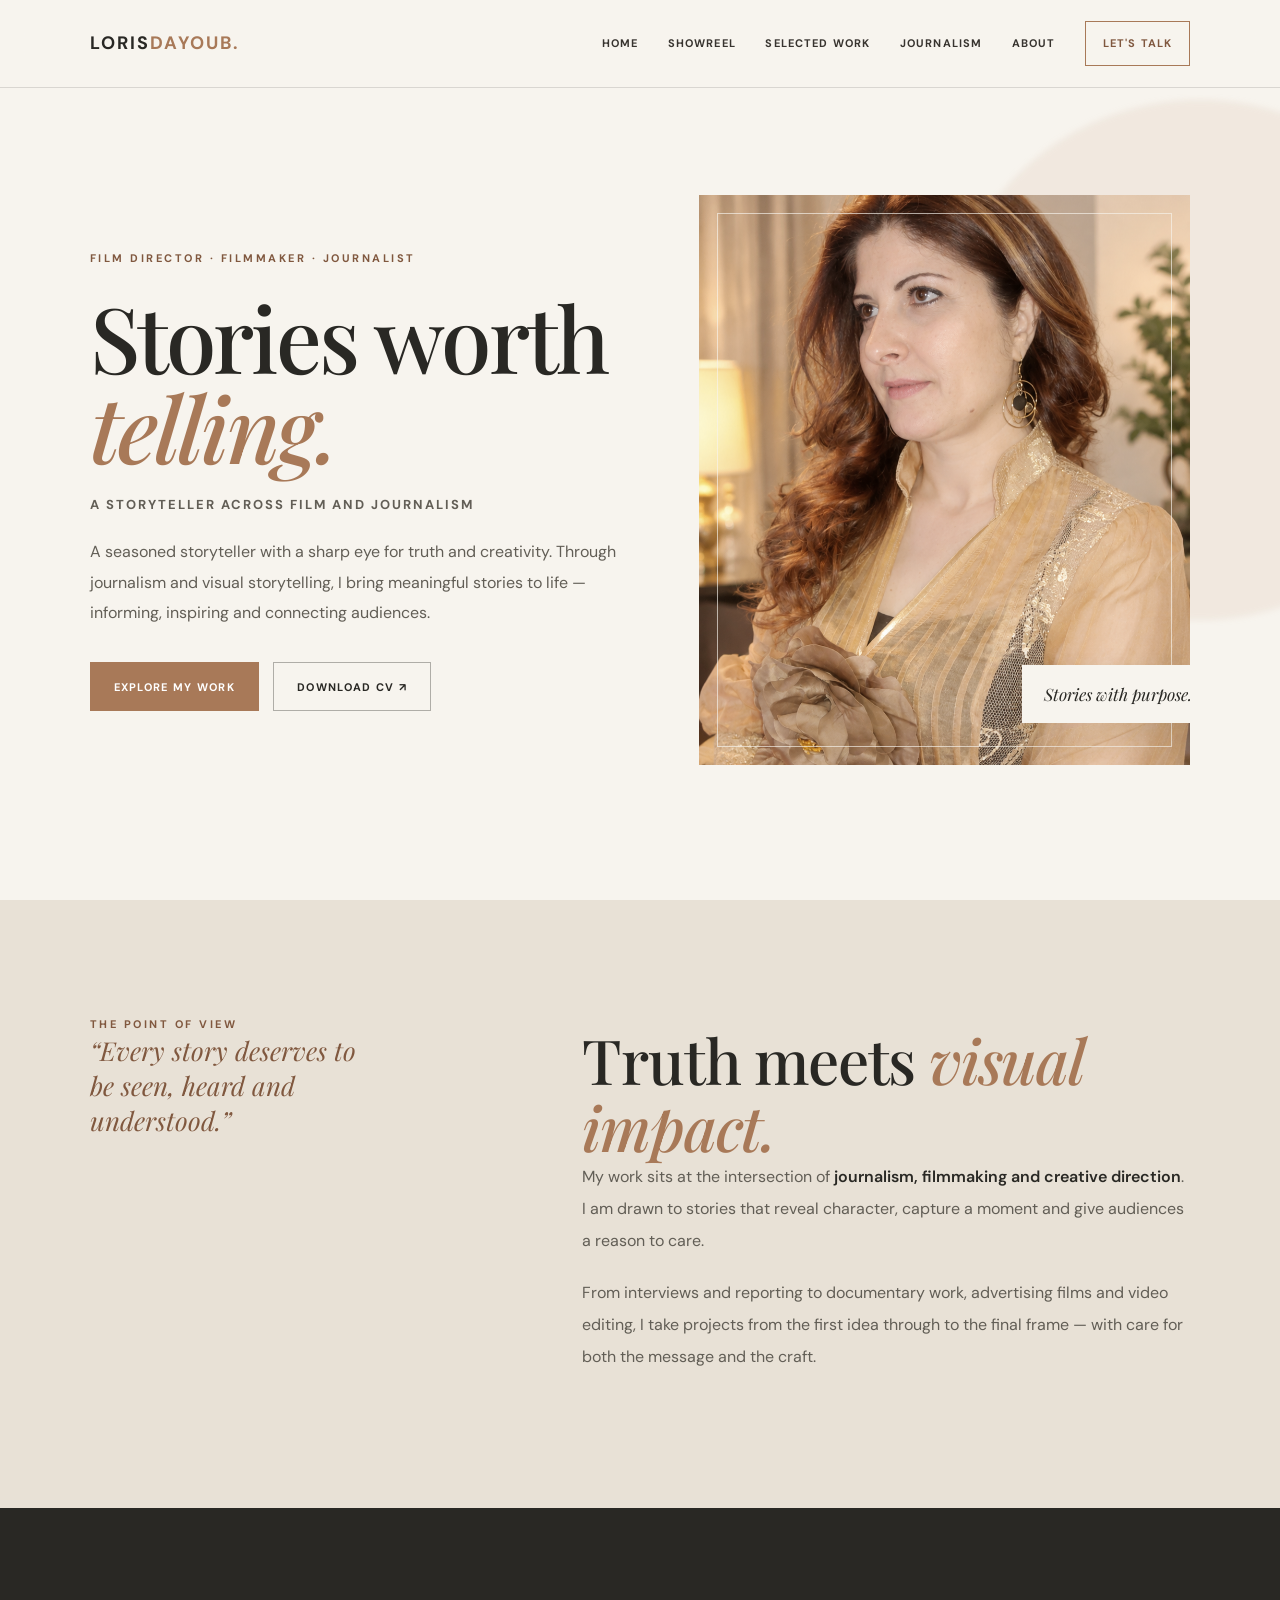
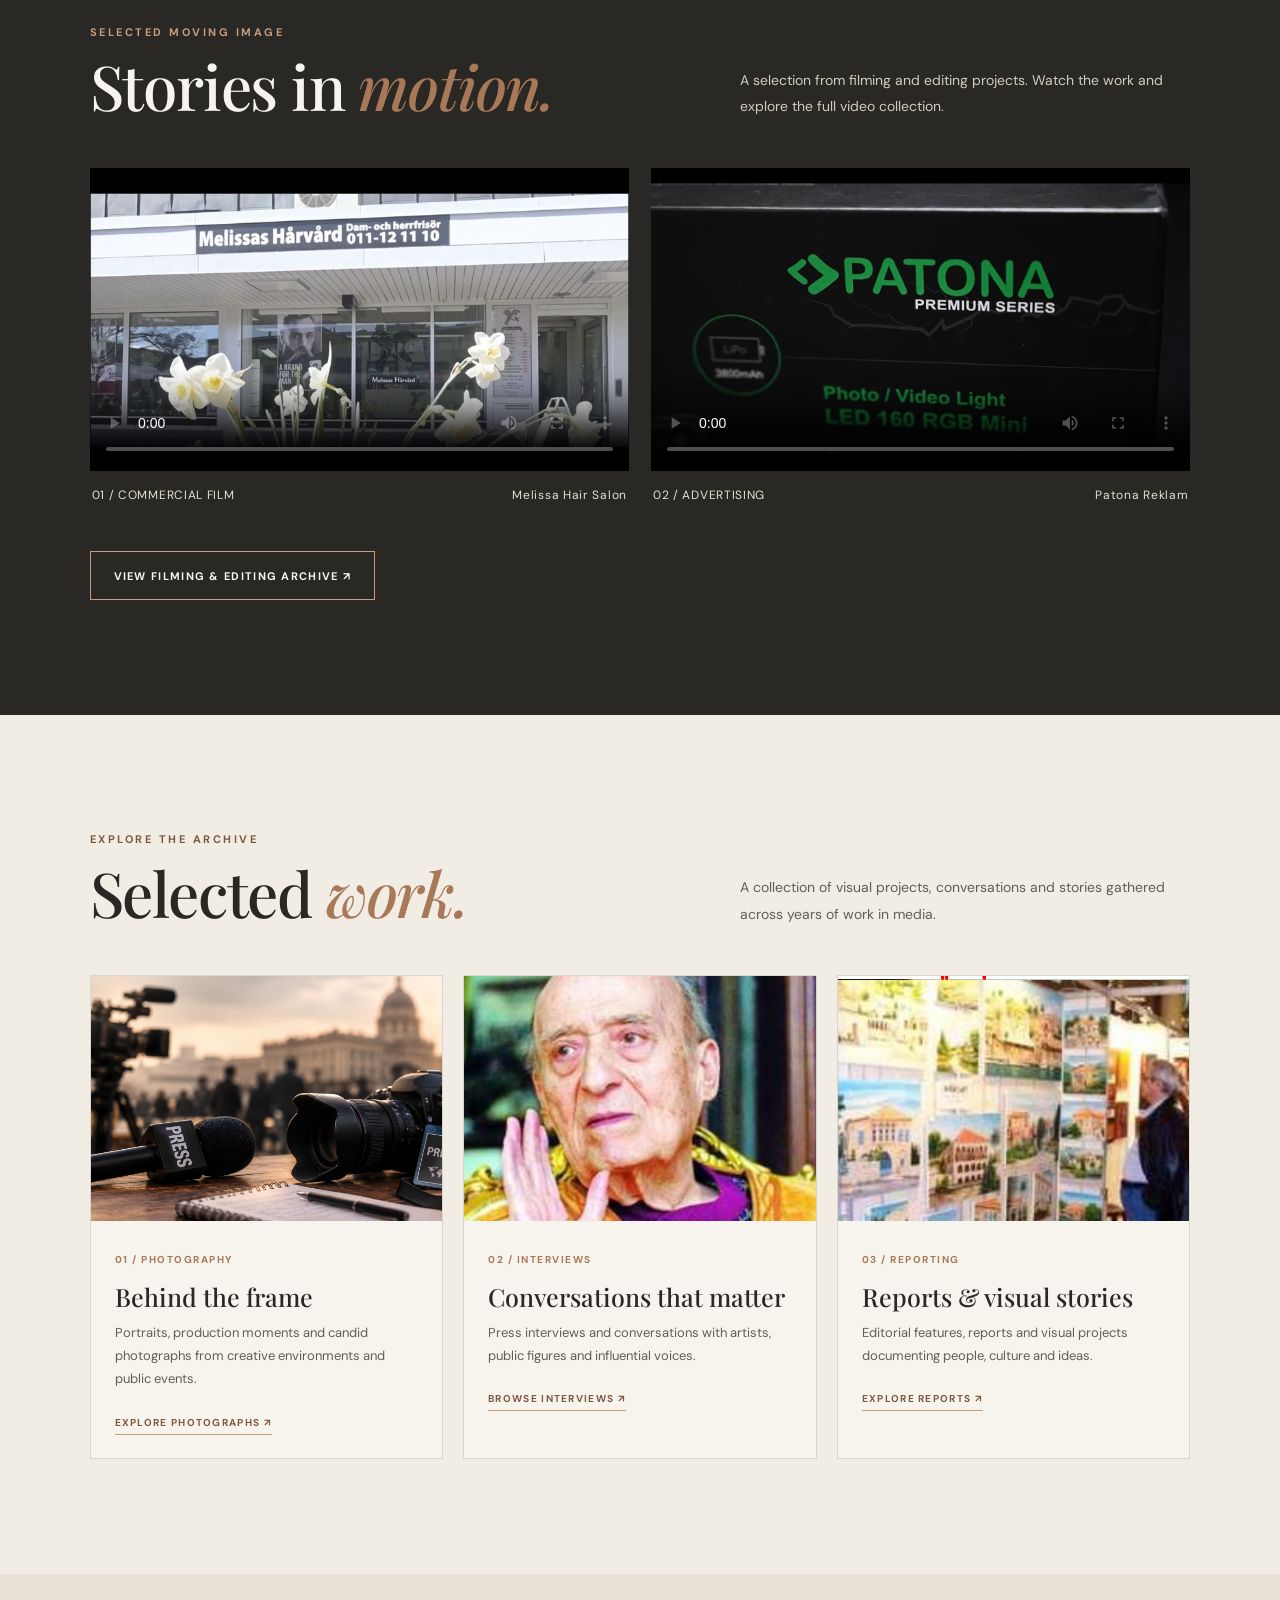
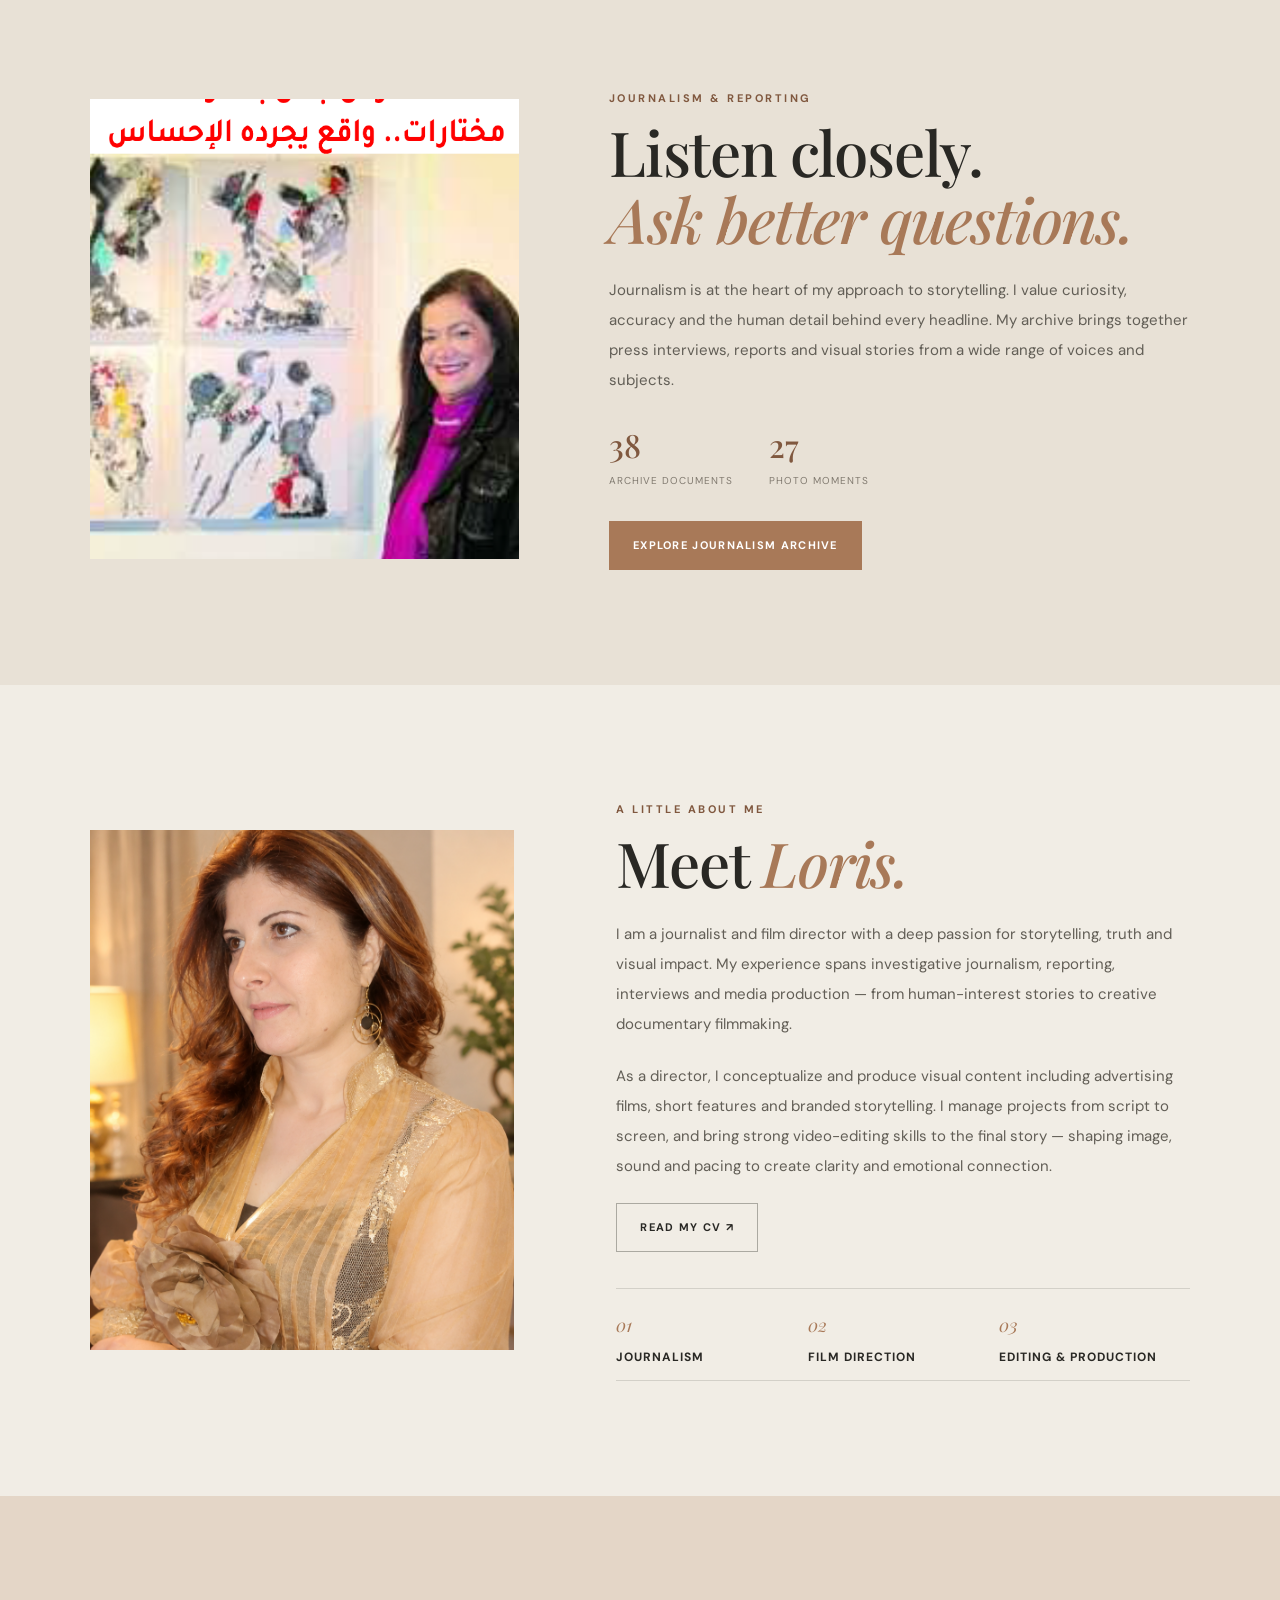
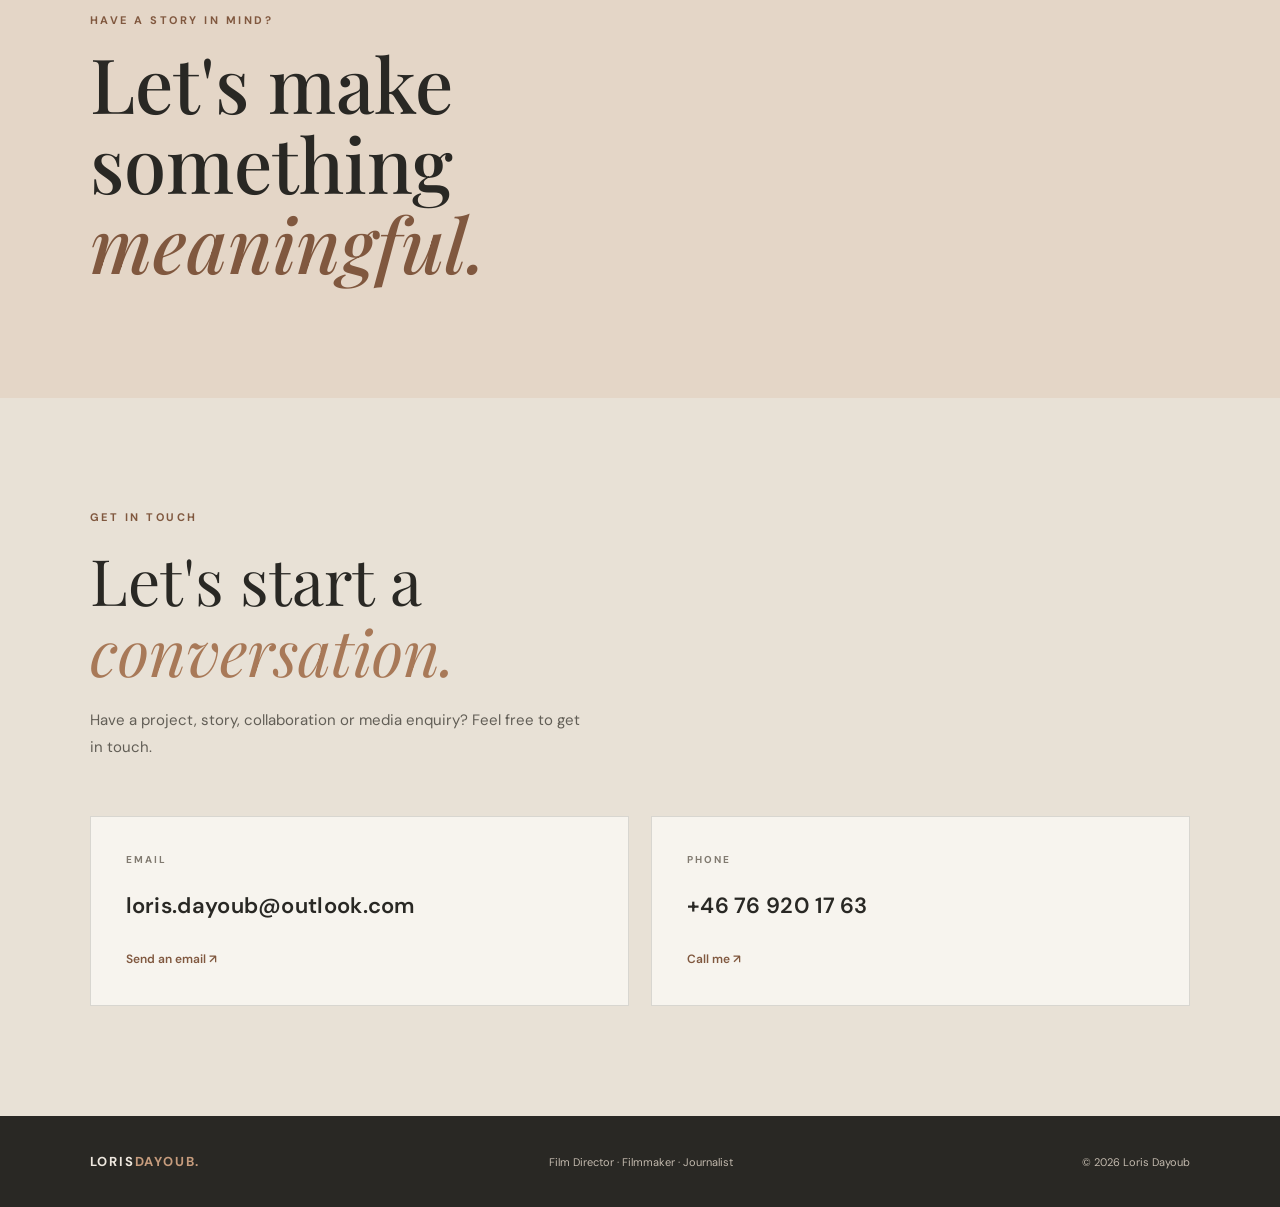
<file: index.html>
<!DOCTYPE html>
<html lang="en">

<head>
    <meta charset="UTF-8">
    <meta name="viewport" content="width=device-width, initial-scale=1.0">
    <meta
        name="description"
        content="Loris Dayoub — Film Director, Filmmaker and Journalist. Documentary storytelling, journalism and visual productions."
    >
    <meta name="theme-color" content="#F7F4EE">
    <title>Loris Dayoub — Film Director & Journalist</title>
    <!-- Google Fonts -->
    <link rel="preconnect" href="https://fonts.googleapis.com">
    <link rel="preconnect" href="https://fonts.gstatic.com" crossorigin>
    <!-- Main Stylesheet -->
    <link rel="stylesheet" href="style.css">
    <!-- Main JavaScript -->
    <script src="script.js" defer></script>
</head>

<body>

    <!-- ==========================================
         HEADER & NAVIGATION
    =========================================== -->

    <header class="site-header">

        <div class="header-inner">

            <a class="brand" href="#home">
                LORIS<span>DAYOUB.</span>
            </a>

            <button
                class="menu-toggle"
                id="menuToggle"
                aria-label="Open navigation"
                aria-expanded="false"
                aria-controls="siteNav"
            >
                ☰
            </button>

            <nav class="nav" id="siteNav" aria-label="Main navigation">
                <a href="#home">Home</a>
                <a href="#showreel">Showreel</a>
                <a href="#work">Selected Work</a>
                <a href="#journalism">Journalism</a>
                <a href="#about">About</a>
                <a class="nav-cta" href="#contact">
                    Let's Talk
                </a>
            </nav>
        </div>
    </header>


    <!-- ==========================================
         MAIN CONTENT
    =========================================== -->

    <main>

        <!-- ======================================
             HERO SECTION
        ======================================= -->

        <section class="hero" id="home">
            <div class="hero-copy">
                <div class="eyebrow">
                    Film Director · Filmmaker · Journalist
                </div>
                <h1>
                    Stories worth <em>telling.</em>
                </h1>
                <div class="hero-role">
                    A storyteller across film and journalism
                </div>
                <p>
                    A seasoned storyteller with a sharp eye for truth
                    and creativity. Through journalism and visual
                    storytelling, I bring meaningful stories to life —
                    informing, inspiring and connecting audiences.
                </p>

                <div class="hero-actions">
                    <a class="button" href="#showreel">
                        Explore my work
                    </a>
                    <a
                        class="button button-outline"
                        href="document/New version Loris_Dayoub_CV_Svenska.pdf"
                        target="_blank"
                        rel="noopener"
                    >
                        Download CV ↗
                    </a>
                </div>
            </div>
            <div class="hero-photo">
                <img
                    src="images/Loris_Elegant Warm_ Portrait.png"
                    alt="Portrait of Loris Dayoub">
                <div class="hero-note">
                    Stories with purpose.
                </div>
            </div>
        </section>

        <!-- ======================================
             INTRODUCTION
        ======================================= -->

        <section class="section intro" id="intro">
            <div class="container intro-grid">
                <div>
                    <div class="section-kicker">
                        The point of view
                    </div>
                    <div class="intro-mark">
                        “Every story deserves to be seen,
                        heard and understood.”
                    </div>
                </div>
                <div class="intro-copy">
                    <h2 class="section-title">
                        Truth meets <em>visual impact.</em>
                    </h2>
                    <p>
                        My work sits at the intersection of
                        <strong>journalism, filmmaking and creative direction</strong>.
                        I am drawn to stories that reveal character,
                        capture a moment and give audiences a reason to care.
                    </p>
                    <p>
                        From interviews and reporting to documentary work,
                        advertising films and video editing, I take projects
                        from the first idea through to the final frame —
                        with care for both the message and the craft.
                    </p>
                </div>
            </div>
        </section>

        <!-- ======================================
             SHOWREEL
        ======================================= -->

        <section class="section showreel" id="showreel">
            <div class="container">
                <div class="section-head">
                    <div>
                        <div class="section-kicker">
                            Selected moving image
                        </div>
                        <h2 class="section-title">
                            Stories in <em>motion.</em>
                        </h2>
                    </div>
                    <p class="section-intro">
                        A selection from filming and editing projects.
                        Watch the work and explore the full video collection.
                    </p>
                </div>

                <div class="reel-grid">
                    <!-- Video 01 -->
                    <div>
                        <div class="reel-card">

                            <video
                            controls
                            playsinline
                            preload="metadata"
                            poster="images/mellisa_salong.JPG">
                            <source src="videos/Melissas Salon 1.mp4" type="video/mp4">
                                Your browser does not support HTML5 video.
                            </video>
                        </div>
                        <div class="reel-caption">
                            <span>01 / COMMERCIAL FILM</span>
                            <span>Melissa Hair Salon</span>
                        </div>
                    </div>

                    <!-- Video 02 -->
                    <div>
                        <div class="reel-card">
                            <video
                            controls
                            playsinline
                            preload="metadata"
                            poster="images/Patona Reklam.JPG">
                            <source src="videos/Patona Reklam.mp4" type="video/mp4">
                                Your browser does not support HTML5 video.
                            </video>
                        </div>
                        <div class="reel-caption">
                            <span>02 / ADVERTISING</span>
                            <span>Patona Reklam</span>
                        </div>
                    </div>
                </div>
                <div class="reel-archive-link">
                    <a
                        class="button button-outline"
                        href="Filming_Editing.html">
                        View filming & editing archive ↗
                    </a>
                </div>
            </div>
        </section>

        <!-- ======================================
             SELECTED WORK
        ======================================= -->
        <section class="section" id="work">
            <div class="container">
                <div class="section-head">
                    <div>
                        <div class="section-kicker">
                            Explore the archive
                        </div>
                        <h2 class="section-title">
                            Selected <em>work.</em>
                        </h2>
                    </div>
                    <p class="section-intro">
                        A collection of visual projects, conversations
                        and stories gathered across years of work in media.
                    </p>
                </div>

                <div class="work-grid">
                    <!-- Photography -->
                    <article class="work-card">
                        <div class="work-image">
                            <img
                                src="images/Press Desk in a Golden Newsroom.png"
                                alt="Photography and behind-the-scenes portrait"
                                loading="lazy">
                        </div>
                        <div class="work-content">
                            <span class="work-number">
                                01 / PHOTOGRAPHY
                            </span>
                            <h3>Behind the frame</h3>
                            <p>
                                Portraits, production moments and candid
                                photographs from creative environments
                                and public events.
                            </p>
                            <a class="text-link" href="photo.html">
                                Explore photographs ↗
                            </a>
                        </div>
                    </article>

                    <!-- Interviews -->
                    <article class="work-card">
                        <div class="work-image">
                            <img
                                src="images/wadeh_alsafi-1.png"
                                alt="Press interview archive"
                                loading="lazy">
                        </div>
                        <div class="work-content">
                            <span class="work-number">
                                02 / INTERVIEWS
                            </span>
                            <h3>Conversations that matter</h3>
                            <p>
                                Press interviews and conversations with
                                artists, public figures and influential voices.
                            </p>
                            <a class="text-link" href="Articles.html">
                                Browse interviews ↗
                            </a>
                        </div>
                    </article>
                    <!-- Reporting -->
                    <article class="work-card">
                        <div class="work-image">
                            <img
                                src="images/rasam.png"
                                alt="Reports and visual stories"
                                loading="lazy">
                        </div>
                        <div class="work-content">
                            <span class="work-number">
                                03 / REPORTING
                            </span>
                            <h3>Reports & visual stories</h3>
                            <p>
                                Editorial features, reports and visual
                                projects documenting people, culture and ideas.
                            </p>
                            <a
                                class="text-link"
                                href="Articles.html#reports">
                                Explore reports ↗
                            </a>
                        </div>
                    </article>
                </div>
            </div>
        </section>

        <!-- ======================================
             JOURNALISM
        ======================================= -->
        <section class="section journalism" id="journalism">
            <div class="container journal-grid">
                <div class="journal-photo">
                    <img
                        src="images/jinan_basho.png"
                        alt="Journalism and interview archive"
                        loading="lazy">
                </div>
                <div class="journal-copy">
                    <div class="section-kicker">
                        Journalism & reporting
                    </div>
                    <h2 class="section-title">
                        Listen closely.<br>
                        <em>Ask better questions.</em>
                    </h2>
                    <p>
                        Journalism is at the heart of my approach to
                        storytelling. I value curiosity, accuracy and
                        the human detail behind every headline. My archive
                        brings together press interviews, reports and
                        visual stories from a wide range of voices and subjects.
                    </p>
                    <div class="journal-stats">
                        <div>
                            <strong>38</strong>
                            <span>Archive documents</span>
                        </div>
                        <div>
                            <strong>27</strong>
                            <span>Photo moments</span>
                        </div>
                    </div>
                    <a class="button" href="Articles.html">
                        Explore journalism archive
                    </a>
                </div>
            </div>
        </section>

        <!-- ======================================
             ABOUT
        ======================================= -->
        <section class="section" id="about">
            <div class="container about-grid">
                <div class="about-photo">
                    <img
                        src="images/Loris_Elegant Warm_ Portrait.png"
                        alt="Loris Dayoub"
                        loading="lazy">
                </div>
                <div class="about-copy">
                    <div class="section-kicker">
                        A little about me
                    </div>
                    <h2 class="section-title">
                        Meet <em>Loris.</em>
                    </h2>
                    <p>
                        I am a journalist and film director with a deep
                        passion for storytelling, truth and visual impact.
                        My experience spans investigative journalism,
                        reporting, interviews and media production —
                        from human-interest stories to creative documentary filmmaking.
                    </p>
                    <p>
                        As a director, I conceptualize and produce visual
                        content including advertising films, short features
                        and branded storytelling. I manage projects from
                        script to screen, and bring strong video-editing
                        skills to the final story — shaping image, sound
                        and pacing to create clarity and emotional connection.
                    </p>
                    <a
                        class="button button-outline"
                        href="document/Loris_Dayoub_CV.pdf"
                        target="_blank"
                        rel="noopener">
                        Read my CV ↗
                    </a>

                    <!-- Professional Disciplines -->
                    <div class="disciplines">
                        <div class="discipline">
                            <span>01</span>
                            <h3>Journalism</h3>
                        </div>
                        <div class="discipline">
                            <span>02</span>
                            <h3>Film direction</h3>
                        </div>
                        <div class="discipline">
                            <span>03</span>
                            <h3>Editing & production</h3>
                        </div>
                    </div>
                </div>
            </div>
        </section>

        <!-- ======================================
             CONTACT
        ======================================= -->
        <section class="section contact" id="contact">
            <div class="container contact-inner">
                <div>
                    <div class="section-kicker">
                        Have a story in mind?
                    </div>
                    <h2>
                        Let's make something <em>meaningful.</em>
                    </h2>
                    <!--<p>
                        For collaborations, media projects, interviews
                        or production enquiries, connect through the
                        channels below.
                    </p>
                    <div class="contact-actions">
                        <a
                            class="button"
                            href="https://www.linkedin.com/in/hisham-alrashini-a83842164/"
                            target="_blank"
                            rel="noopener">
                            LinkedIn ↗
                        </a>
                        <a
                            class="button button-outline"
                            href="https://www.instagram.com/sam_social_art_media/"
                            target="_blank"
                            rel="noopener">
                            Instagram ↗
                        </a>
                        <a
                            class="button button-outline"
                            href="https://www.youtube.com/@SocialArtMedia"
                            target="_blank"
                            rel="noopener">
                            YouTube ↗
                        </a>-->
                    </div>
                </div>
            </div>
        </section>
    </main>

<!-- CONTACT DETAILS -->
<section class="section contact-details" id="contact-details">
    <div class="contact-details-inner">

        <div class="contact-details-heading">
            <span class="section-kicker">GET IN TOUCH</span>
            <h2>Let's start a <em>conversation.</em></h2>
            <p>
                Have a project, story, collaboration or media enquiry?
                Feel free to get in touch.
            </p>
        </div>
        <div class="contact-details-grid">
            <!-- EMAIL -->
            <a class="contact-detail-card"
               href="mailto:YOUR_EMAIL@example.com">
                <span class="contact-detail-label">EMAIL</span>
                <span class="contact-detail-value">
                    loris.dayoub@outlook.com
                </span>
                <span class="contact-detail-action">Send an email ↗</span>
            </a>
            <!-- PHONE -->
            <a class="contact-detail-card"
               href="tel:+46769201763">

                <span class="contact-detail-label">PHONE</span>
                <span class="contact-detail-value">
                    +46 76 920 17 63
                </span>
                <span class="contact-detail-action">Call me ↗</span>
            </a>
        </div>
    </div>
</section>

    <!-- ==========================================
         FOOTER
    =========================================== -->
    <footer class="site-footer">
        <div class="footer-inner">
            <div class="footer-brand">
                LORIS<span>DAYOUB.</span>
            </div>

            <div class="footer-note">
                Film Director · Filmmaker · Journalist
            </div>
            <!--<div class="footer-social">
                <a
                    href="https://www.facebook.com/socialartmedia2"
                    target="_blank"
                    rel="noopener">
                    Facebook
                </a>
                <a
                    href="https://www.youtube.com/@SocialArtMedia"
                    target="_blank"
                    rel="noopener">
                    YouTube
                </a>
                <a
                    href="https://www.instagram.com/sam_social_art_media/"
                    target="_blank"
                    rel="noopener">
                    Instagram
                </a>
            </div>-->

            <div class="footer-note">
                © <span id="year"></span> Loris Dayoub
            </div>
        </div>

    </footer>

</body>
</html>
</file>
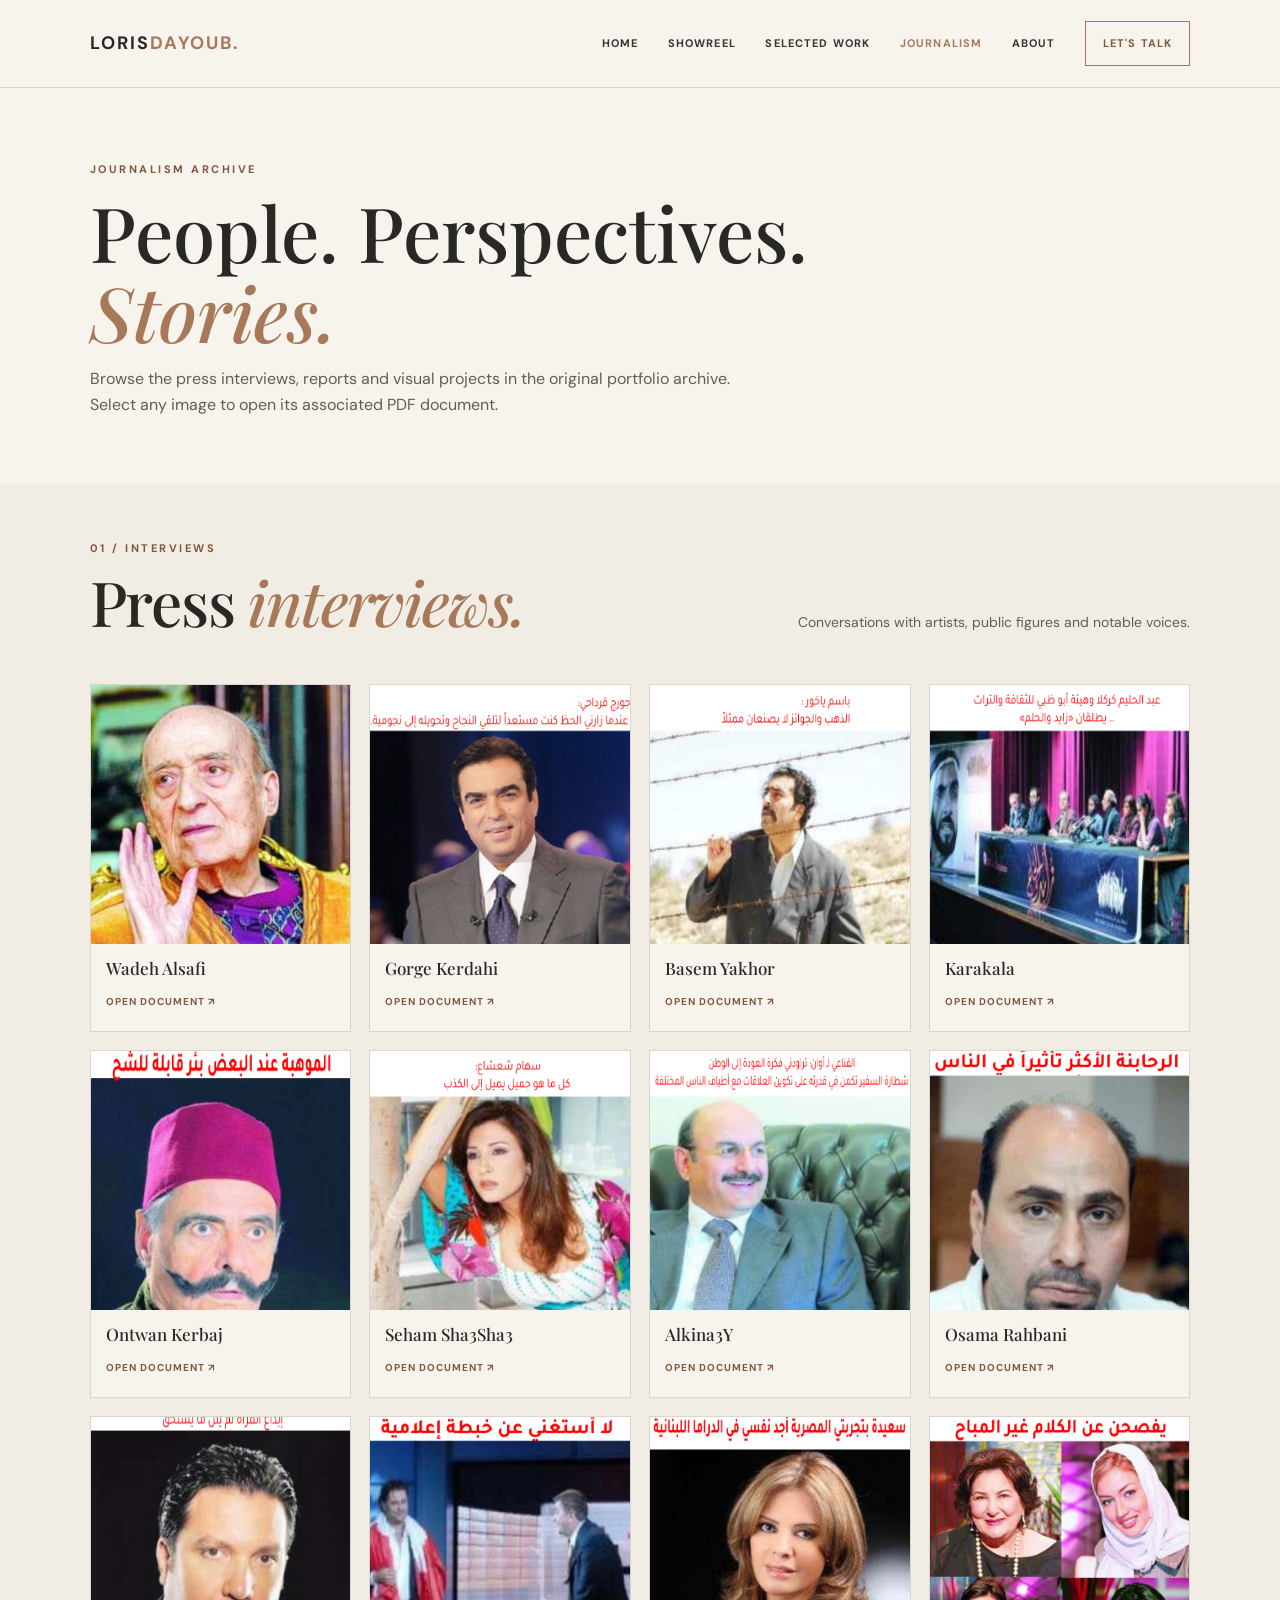
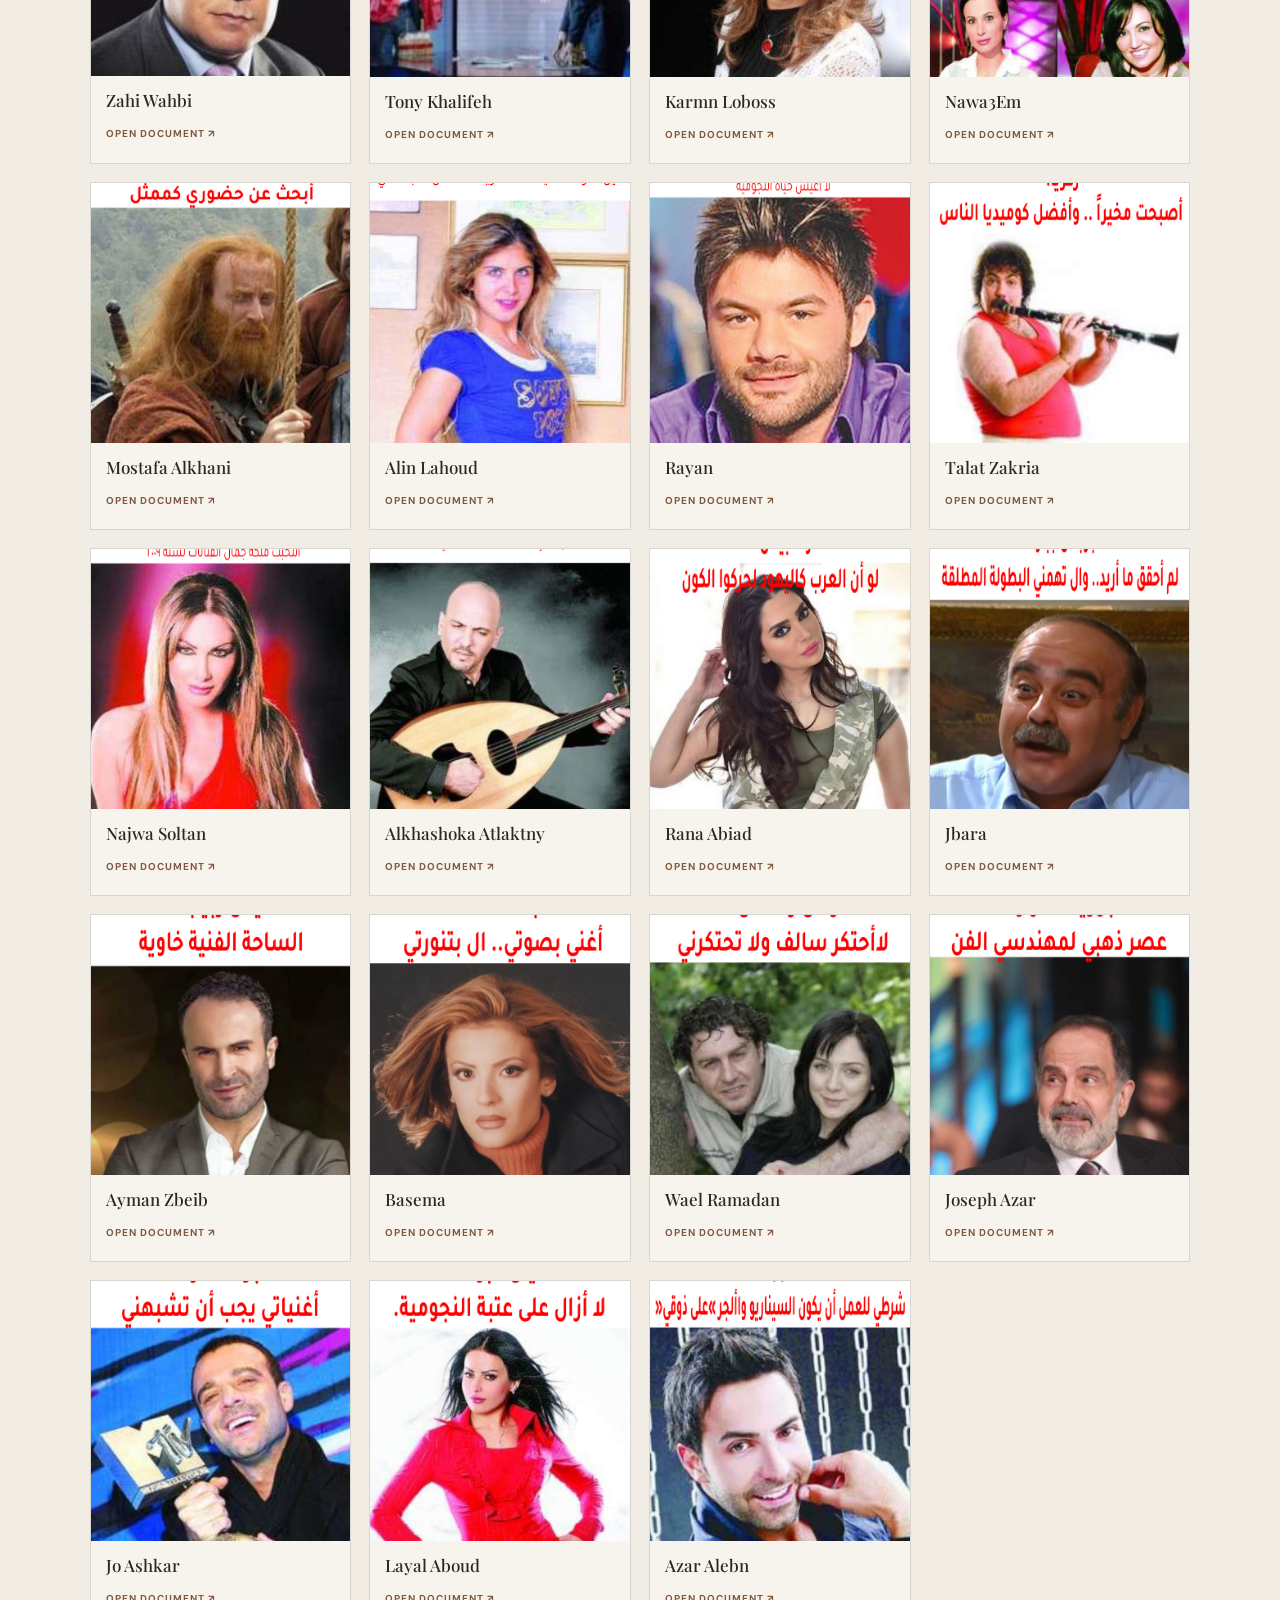
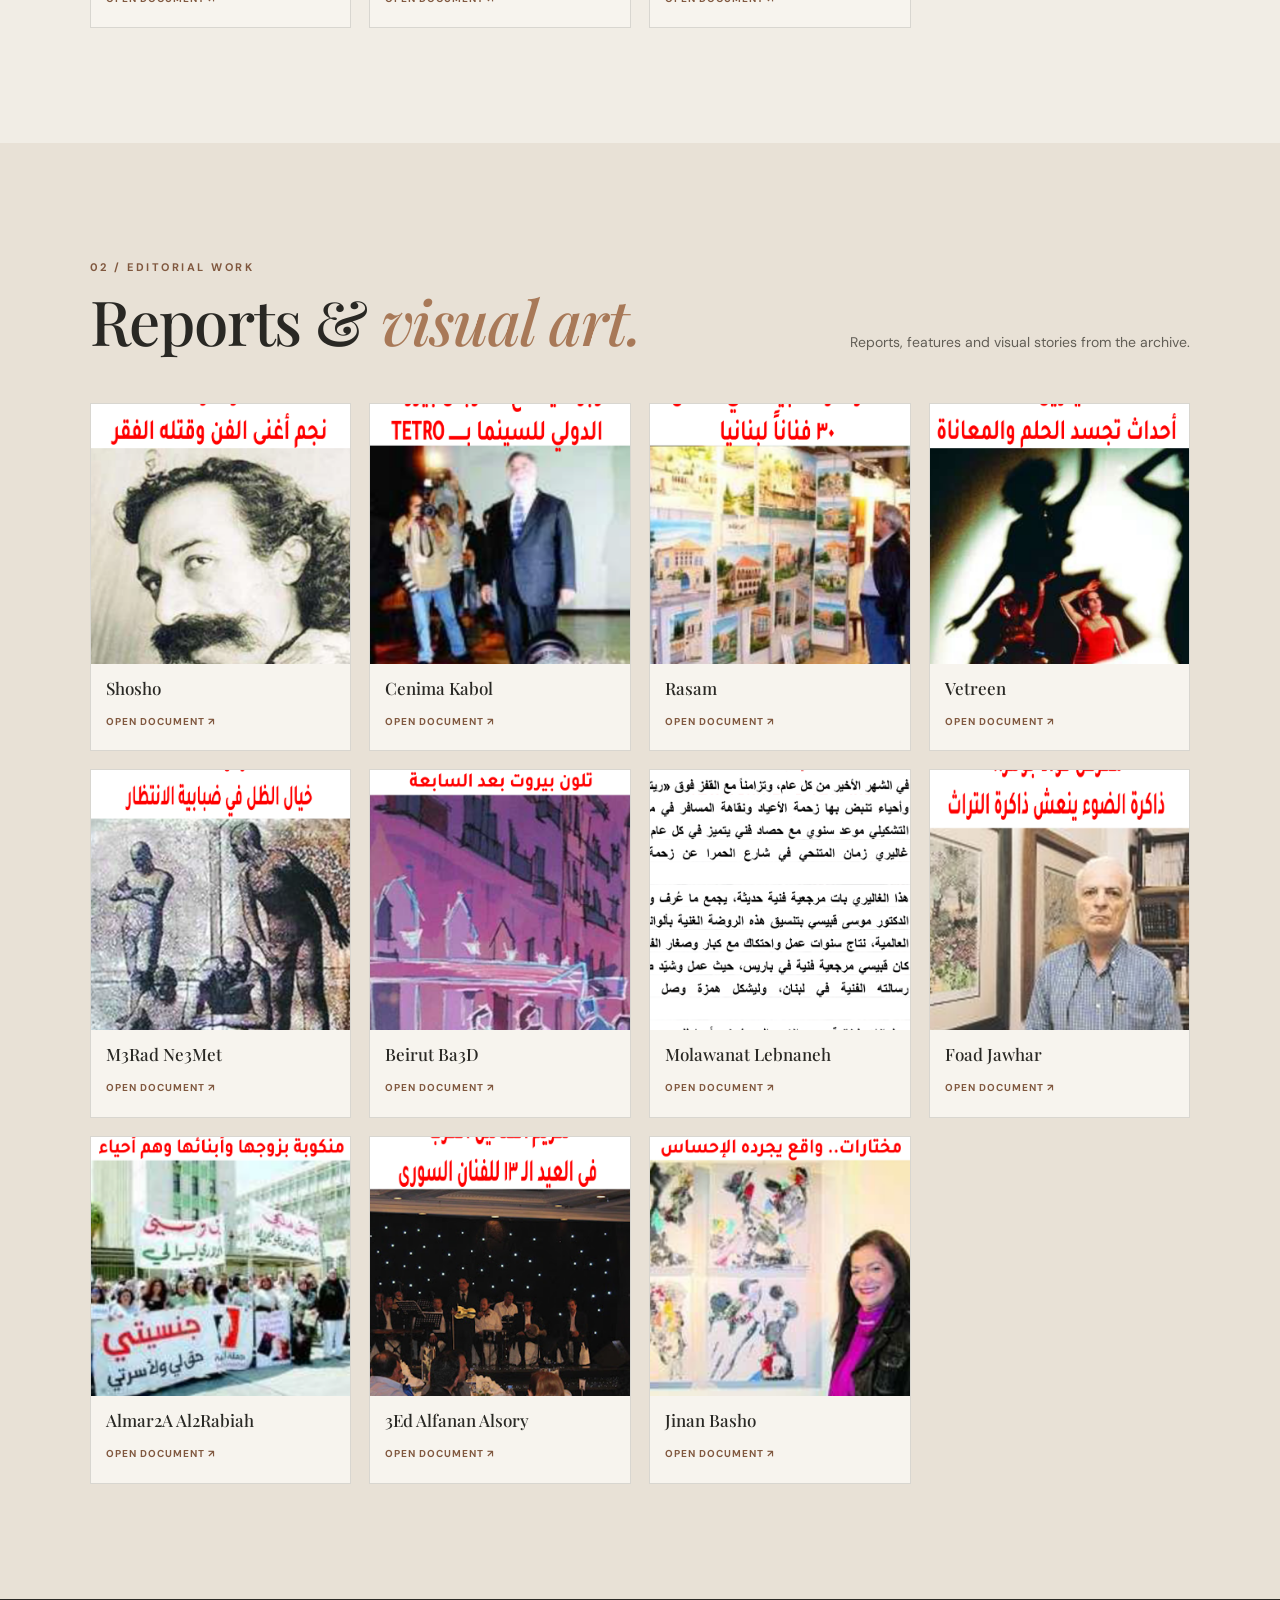
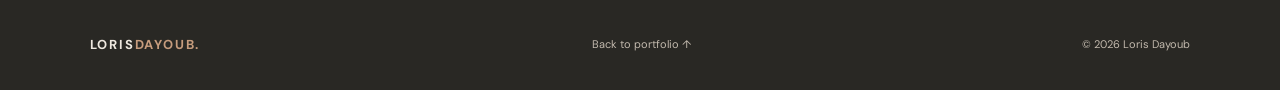
<file: Articles.html>
<!DOCTYPE html><html lang="en"><head><meta charset="UTF-8"><meta name="viewport" content="width=device-width,initial-scale=1"><meta name="description" content="Press interviews, reports and visual stories by Loris Dayoub."><title>Journalism Archive — Loris Dayoub</title><link rel="stylesheet" href="style.css"></head><body>
<header class="site-header"><div class="header-inner"><a class="brand" href="index.html">LORIS<span>DAYOUB.</span></a><button class="menu-toggle" id="menuToggle" aria-label="Open navigation" aria-expanded="false">☰</button><nav class="nav" id="siteNav"><a href="index.html#home">Home</a><a href="index.html#showreel">Showreel</a><a href="index.html#work">Selected Work</a><a class="active" href="Articles.html">Journalism</a><a href="index.html#about">About</a><a class="nav-cta" href="index.html#contact">Let's Talk</a></nav></div></header>
<main><section class="inner-hero"><div class="container"><div class="section-kicker">Journalism archive</div><h1>People. Perspectives.<br><em style="color:var(--accent)">Stories.</em></h1><p>Browse the press interviews, reports and visual projects in the original portfolio archive. Select any image to open its associated PDF document.</p></div></section>
<section class="section" style="padding-top:55px"><div class="container"><div class="section-head"><div><div class="section-kicker">01 / Interviews</div><h2 class="section-title">Press <em>interviews.</em></h2></div><p class="section-intro">Conversations with artists, public figures and notable voices.</p></div><div class="archive-grid"><article class="archive-card">
      <a href="document/wadeh_alsafi.pdf" target="_blank" rel="noopener">
        <img src="images/wadeh_alsafi-1.png" alt="Wadih_Alsafi" loading="lazy">
      </a>
      <div><h3>Wadeh Alsafi</h3><a href="document/wadeh_alsafi.pdf" target="_blank" rel="noopener">Open document ↗</a></div>
    </article><article class="archive-card">
      <a href="document/portfolio_awan_gorge_kerdahi.pdf" target="_blank" rel="noopener">
        <img src="images/goarg_kordahi.png" alt="Goarge_Kordahi" loading="lazy">
      </a>
      <div><h3>Gorge Kerdahi</h3><a href="document/portfolio_awan_gorge_kerdahi.pdf" target="_blank" rel="noopener">Open document ↗</a></div>
    </article><article class="archive-card">
      <a href="document/basem_yakhor.pdf" target="_blank" rel="noopener">
        <img src="images/bassem_yakhour.png" alt="Bassem_yakhour" loading="lazy">
      </a>
      <div><h3>Basem Yakhor</h3><a href="document/basem_yakhor.pdf" target="_blank" rel="noopener">Open document ↗</a></div>
    </article><article class="archive-card">
      <a href="document/karakala.pdf" target="_blank" rel="noopener">
        <img src="images/karakala.png" alt="karakala" loading="lazy">
      </a>
      <div><h3>Karakala</h3><a href="document/karakala.pdf" target="_blank" rel="noopener">Open document ↗</a></div>
    </article><article class="archive-card">
      <a href="document/ontwan_kerbaj.pdf" target="_blank" rel="noopener">
        <img src="images/ontwan_kerbaj.png" alt="ontwan_kerbaj" loading="lazy">
      </a>
      <div><h3>Ontwan Kerbaj</h3><a href="document/ontwan_kerbaj.pdf" target="_blank" rel="noopener">Open document ↗</a></div>
    </article><article class="archive-card">
      <a href="document/seham_sha3sha3.pdf" target="_blank" rel="noopener">
        <img src="images/siham_sha3sha3.png" alt="siham_sha3sha3" loading="lazy">
      </a>
      <div><h3>Seham Sha3Sha3</h3><a href="document/seham_sha3sha3.pdf" target="_blank" rel="noopener">Open document ↗</a></div>
    </article><article class="archive-card">
      <a href="document/portfolio_alkina3y.pdf" target="_blank" rel="noopener">
        <img src="images/Alkena3i.png" alt="Alkena3i" loading="lazy">
      </a>
      <div><h3>Alkina3Y</h3><a href="document/portfolio_alkina3y.pdf" target="_blank" rel="noopener">Open document ↗</a></div>
    </article><article class="archive-card">
      <a href="document/Osama_rahbani.pdf" target="_blank" rel="noopener">
        <img src="images/osama_rahbani.png" alt="osama_rahbani" loading="lazy">
      </a>
      <div><h3>Osama Rahbani</h3><a href="document/Osama_rahbani.pdf" target="_blank" rel="noopener">Open document ↗</a></div>
    </article><article class="archive-card">
      <a href="document/zahi_wahbi.pdf" target="_blank" rel="noopener">
        <img src="images/Zahi_wahbi.png" alt="Zahi_wahbi" loading="lazy">
      </a>
      <div><h3>Zahi Wahbi</h3><a href="document/zahi_wahbi.pdf" target="_blank" rel="noopener">Open document ↗</a></div>
    </article><article class="archive-card">
      <a href="document/Tony_khalifeh.pdf" target="_blank" rel="noopener">
        <img src="images/tony_khalifeh.png" alt="tony_khalifeh" loading="lazy">
      </a>
      <div><h3>Tony Khalifeh</h3><a href="document/Tony_khalifeh.pdf" target="_blank" rel="noopener">Open document ↗</a></div>
    </article><article class="archive-card">
      <a href="document/karmn_loboss.pdf" target="_blank" rel="noopener">
        <img src="images/karmen_loboss.png" alt="karmen_loboss" loading="lazy">
      </a>
      <div><h3>Karmn Loboss</h3><a href="document/karmn_loboss.pdf" target="_blank" rel="noopener">Open document ↗</a></div>
    </article><article class="archive-card">
      <a href="document/nawa3em.pdf" target="_blank" rel="noopener">
        <img src="images/nawa3em.png" alt="nawa3em" loading="lazy">
      </a>
      <div><h3>Nawa3Em</h3><a href="document/nawa3em.pdf" target="_blank" rel="noopener">Open document ↗</a></div>
    </article><article class="archive-card">
      <a href="document/mostafa_alkhani.pdf" target="_blank" rel="noopener">
        <img src="images/mostafa_alkhani.png" alt="mostafa_alkhani" loading="lazy">
      </a>
      <div><h3>Mostafa Alkhani</h3><a href="document/mostafa_alkhani.pdf" target="_blank" rel="noopener">Open document ↗</a></div>
    </article><article class="archive-card">
      <a href="document/alin_lahoud.pdf" target="_blank" rel="noopener">
        <img src="images/alin_lahoud-1.png" alt="alin_lahoud" loading="lazy">
      </a>
      <div><h3>Alin Lahoud</h3><a href="document/alin_lahoud.pdf" target="_blank" rel="noopener">Open document ↗</a></div>
    </article><article class="archive-card">
      <a href="document/rayan.pdf" target="_blank" rel="noopener">
        <img src="images/rayan.png" alt="rayan" loading="lazy">
      </a>
      <div><h3>Rayan</h3><a href="document/rayan.pdf" target="_blank" rel="noopener">Open document ↗</a></div>
    </article><article class="archive-card">
      <a href="document/Talat_Zakria.pdf" target="_blank" rel="noopener">
        <img src="images/talat_zakria.png" alt="talat_zakria" loading="lazy">
      </a>
      <div><h3>Talat Zakria</h3><a href="document/Talat_Zakria.pdf" target="_blank" rel="noopener">Open document ↗</a></div>
    </article><article class="archive-card">
      <a href="document/najwa_soltan.pdf" target="_blank" rel="noopener">
        <img src="images/najwa_sultan.png" alt="najwa_soltan" loading="lazy">
      </a>
      <div><h3>Najwa Soltan</h3><a href="document/najwa_soltan.pdf" target="_blank" rel="noopener">Open document ↗</a></div>
    </article><article class="archive-card">
      <a href="document/portfolio_awan_alkhashoka_atlaktny .pdf" target="_blank" rel="noopener">
        <img src="images/husam_khoury.png" alt="husam_khoury" loading="lazy">
      </a>
      <div><h3>Alkhashoka Atlaktny</h3><a href="document/portfolio_awan_alkhashoka_atlaktny .pdf" target="_blank" rel="noopener">Open document ↗</a></div>
    </article><article class="archive-card">
      <a href="document/awan_rana_abiad.pdf" target="_blank" rel="noopener">
        <img src="images/rana_abiad.png" alt="rana_abiad" loading="lazy">
      </a>
      <div><h3>Rana Abiad</h3><a href="document/awan_rana_abiad.pdf" target="_blank" rel="noopener">Open document ↗</a></div>
    </article><article class="archive-card">
      <a href="document/jbara.pdf" target="_blank" rel="noopener">
        <img src="images/Jbara.png" alt="jbara" loading="lazy">
      </a>
      <div><h3>Jbara</h3><a href="document/jbara.pdf" target="_blank" rel="noopener">Open document ↗</a></div>
    </article><article class="archive-card">
      <a href="document/ayman_zbeib.pdf" target="_blank" rel="noopener">
        <img src="images/Ayman_zbeib.png" alt="ayman_zbeib" loading="lazy">
      </a>
      <div><h3>Ayman Zbeib</h3><a href="document/ayman_zbeib.pdf" target="_blank" rel="noopener">Open document ↗</a></div>
    </article><article class="archive-card">
      <a href="document/basema.pdf" target="_blank" rel="noopener">
        <img src="images/basima.png" alt="basima" loading="lazy">
      </a>
      <div><h3>Basema</h3><a href="document/basema.pdf" target="_blank" rel="noopener">Open document ↗</a></div>
    </article><article class="archive-card">
      <a href="document/awan_wael_ramadan.pdf" target="_blank" rel="noopener">
        <img src="images/wael_ramadan.png" alt="wael_ramadan" loading="lazy">
      </a>
      <div><h3>Wael Ramadan</h3><a href="document/awan_wael_ramadan.pdf" target="_blank" rel="noopener">Open document ↗</a></div>
    </article><article class="archive-card">
      <a href="document/joseph_azar.pdf" target="_blank" rel="noopener">
        <img src="images/joseph_azar.png" alt="joseph_azar" loading="lazy">
      </a>
      <div><h3>Joseph Azar</h3><a href="document/joseph_azar.pdf" target="_blank" rel="noopener">Open document ↗</a></div>
    </article><article class="archive-card">
      <a href="document/jo_ashkar.pdf" target="_blank" rel="noopener">
        <img src="images/jo_ashkar.png" alt="jo_ashkar" loading="lazy">
      </a>
      <div><h3>Jo Ashkar</h3><a href="document/jo_ashkar.pdf" target="_blank" rel="noopener">Open document ↗</a></div>
    </article><article class="archive-card">
      <a href="document/layal_aboud.pdf" target="_blank" rel="noopener">
        <img src="images/layal_aboud.png" alt="layal_aboud" loading="lazy">
      </a>
      <div><h3>Layal Aboud</h3><a href="document/layal_aboud.pdf" target="_blank" rel="noopener">Open document ↗</a></div>
    </article><article class="archive-card">
      <a href="document/azar_alebn.pdf" target="_blank" rel="noopener">
        <img src="images/azar_alebn.png" alt="karlos_azar" loading="lazy">
      </a>
      <div><h3>Azar Alebn</h3><a href="document/azar_alebn.pdf" target="_blank" rel="noopener">Open document ↗</a></div>
    </article></div></div></section>
<section class="section" id="reports" style="background:var(--warm)"><div class="container"><div class="section-head"><div><div class="section-kicker">02 / Editorial work</div><h2 class="section-title">Reports & <em>visual art.</em></h2></div><p class="section-intro">Reports, features and visual stories from the archive.</p></div><div class="archive-grid"><article class="archive-card">
      <a href="document/awan_shosho.pdf" target="_blank" rel="noopener">
        <img src="images/shosho.png" alt="Shtosho" loading="lazy">
      </a>
      <div><h3>Shosho</h3><a href="document/awan_shosho.pdf" target="_blank" rel="noopener">Open document ↗</a></div>
    </article><article class="archive-card">
      <a href="document/cenima_kabol.pdf" target="_blank" rel="noopener">
        <img src="images/kobola.png" alt="kobola" loading="lazy">
      </a>
      <div><h3>Cenima Kabol</h3><a href="document/cenima_kabol.pdf" target="_blank" rel="noopener">Open document ↗</a></div>
    </article><article class="archive-card">
      <a href="document/portfolio_rasam.pdf" target="_blank" rel="noopener">
        <img src="images/rasam.png" alt="rasam" loading="lazy">
      </a>
      <div><h3>Rasam</h3><a href="document/portfolio_rasam.pdf" target="_blank" rel="noopener">Open document ↗</a></div>
    </article><article class="archive-card">
      <a href="document/vetreen.pdf" target="_blank" rel="noopener">
        <img src="images/vetreen.png" alt="vetreen" loading="lazy">
      </a>
      <div><h3>Vetreen</h3><a href="document/vetreen.pdf" target="_blank" rel="noopener">Open document ↗</a></div>
    </article><article class="archive-card">
      <a href="document/m3rad_ne3met.pdf" target="_blank" rel="noopener">
        <img src="images/Ma3rad_ne3met.png" alt="m3rad_ne3met" loading="lazy">
      </a>
      <div><h3>M3Rad Ne3Met</h3><a href="document/m3rad_ne3met.pdf" target="_blank" rel="noopener">Open document ↗</a></div>
    </article><article class="archive-card">
      <a href="document/portfolio_awan_beirut_ba3d .pdf" target="_blank" rel="noopener">
        <img src="images/alwan_beirut.png" alt="alwan_beirut" loading="lazy">
      </a>
      <div><h3>Beirut Ba3D</h3><a href="document/portfolio_awan_beirut_ba3d .pdf" target="_blank" rel="noopener">Open document ↗</a></div>
    </article><article class="archive-card">
      <a href="document/molawanat_lebnaneh.pdf" target="_blank" rel="noopener">
        <img src="images/molawanat.png" alt="molawanat" loading="lazy">
      </a>
      <div><h3>Molawanat Lebnaneh</h3><a href="document/molawanat_lebnaneh.pdf" target="_blank" rel="noopener">Open document ↗</a></div>
    </article><article class="archive-card">
      <a href="document/awan_foad_jawhar.pdf" target="_blank" rel="noopener">
        <img src="images/foad_jawhar.png" alt="foad_jawhar" loading="lazy">
      </a>
      <div><h3>Foad Jawhar</h3><a href="document/awan_foad_jawhar.pdf" target="_blank" rel="noopener">Open document ↗</a></div>
    </article><article class="archive-card">
      <a href="document/portfolio_almar2a_al2rabiah.pdf" target="_blank" rel="noopener">
        <img src="images/almar2a_alarabiea.png" alt="almar2a_alarabiea" loading="lazy">
      </a>
      <div><h3>Almar2A Al2Rabiah</h3><a href="document/portfolio_almar2a_al2rabiah.pdf" target="_blank" rel="noopener">Open document ↗</a></div>
    </article><article class="archive-card">
      <a href="document/3ed_alfanan_alsory.pdf" target="_blank" rel="noopener">
        <img src="images/takreem.png" alt="takreem" loading="lazy">
      </a>
      <div><h3>3Ed Alfanan Alsory</h3><a href="document/3ed_alfanan_alsory.pdf" target="_blank" rel="noopener">Open document ↗</a></div>
    </article><article class="archive-card">
      <a href="document/jinan_basho.pdf" target="_blank" rel="noopener">
        <img src="images/jinan_basho.png" alt="jinan_basho" loading="lazy">
      </a>
      <div><h3>Jinan Basho</h3><a href="document/jinan_basho.pdf" target="_blank" rel="noopener">Open document ↗</a></div>
    </article></div></div></section></main>
<footer class="site-footer"><div class="footer-inner"><div class="footer-brand">LORIS<span>DAYOUB.</span></div><a class="footer-note" href="index.html">Back to portfolio ↑</a><div class="footer-note">© <span id="year"></span> Loris Dayoub</div></div></footer><script src="script.js"></script></body></html>
</file>
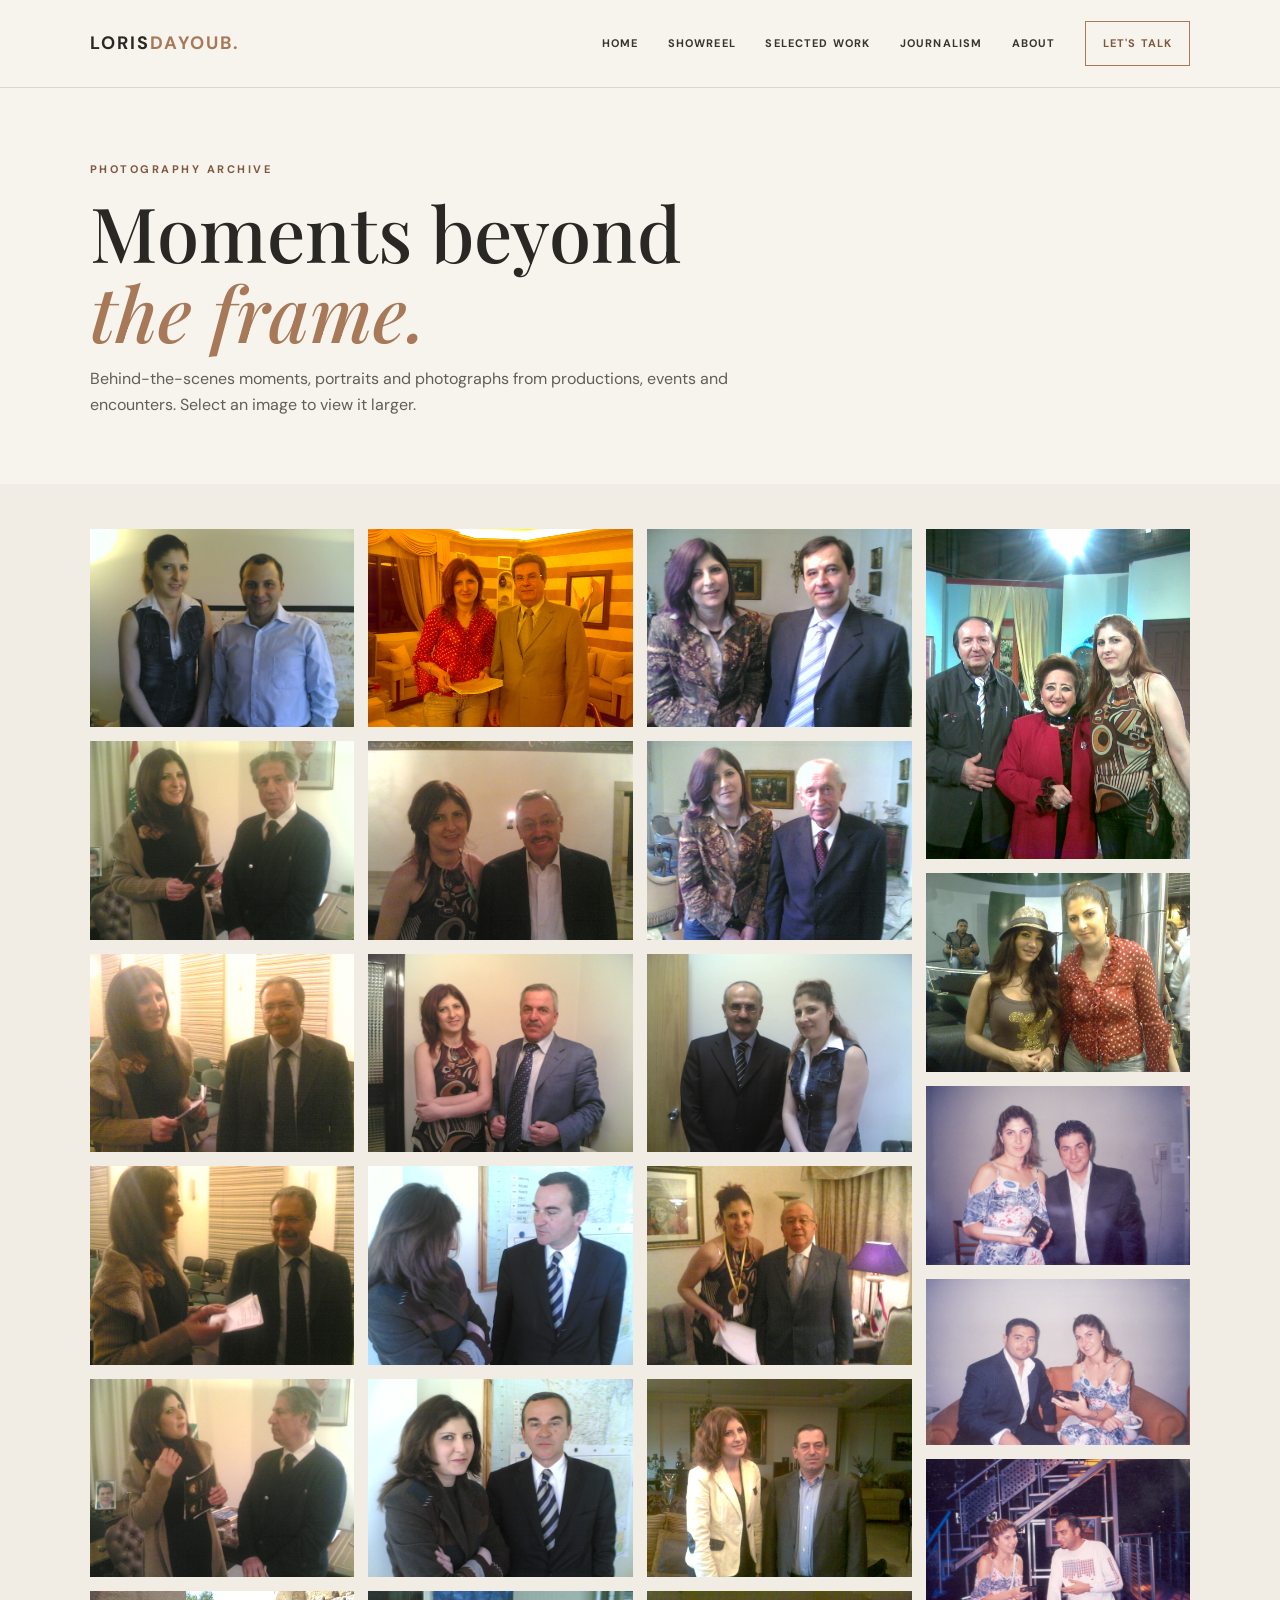
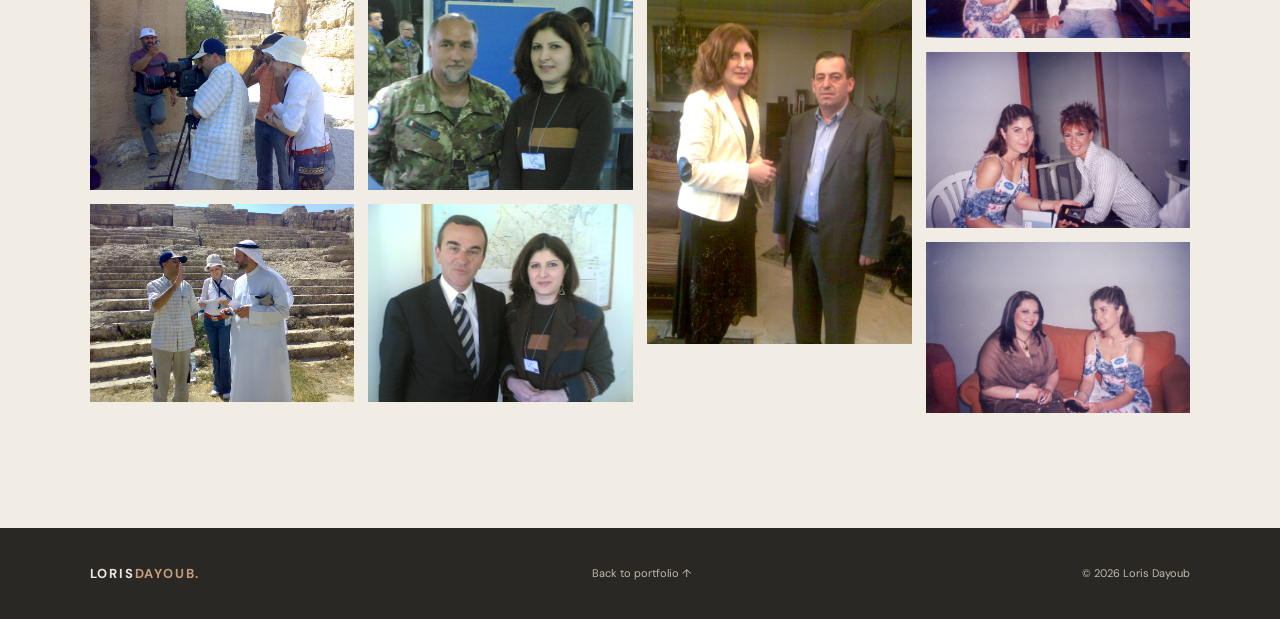
<file: photo.html>
<!DOCTYPE html>
<html lang="en">

<head>
    <meta charset="UTF-8">
    <meta name="viewport" content="width=device-width, initial-scale=1.0">

    <meta
        name="description"
        content="Photography archive of Loris Dayoub."
    >

    <title>Photography — Loris Dayoub</title>

    <!-- Main stylesheet -->
    <link rel="stylesheet" href="style.css">
</head>

<body>

    <!-- ==========================================
         HEADER / NAVIGATION
    =========================================== -->

    <header class="site-header">

        <div class="header-inner">

            <!-- Logo -->
            <a class="brand" href="index.html">
                LORIS<span>DAYOUB.</span>
            </a>

            <!-- Mobile menu button -->
            <button
                class="menu-toggle"
                id="menuToggle"
                aria-label="Open navigation"
                aria-expanded="false"
            >
                ☰
            </button>

            <!-- Navigation links -->
            <nav class="nav" id="siteNav">

                <a href="index.html#home">Home</a>
                <a href="index.html#showreel">Showreel</a>
                <a href="index.html#work">Selected Work</a>
                <a href="Articles.html">Journalism</a>
                <a href="index.html#about">About</a>

                <a class="nav-cta" href="index.html#contact">
                    Let's Talk
                </a>

            </nav>

        </div>

    </header>


    <!-- ==========================================
         MAIN CONTENT
    =========================================== -->

    <main>

        <!-- ======================================
             PHOTOGRAPHY HERO
        ======================================= -->

        <section class="inner-hero">

            <div class="container">

                <div class="section-kicker">
                    Photography archive
                </div>

                <h1>
                    Moments beyond<br>
                    <em style="color: var(--accent);">
                        the frame.
                    </em>
                </h1>

                <p>
                    Behind-the-scenes moments, portraits and photographs
                    from productions, events and encounters.
                    Select an image to view it larger.
                </p>

            </div>

        </section>


        <!-- ======================================
             PHOTOGRAPHY GALLERY

             TO ADD A PHOTO:
             1. Place the image inside the photo folder.
             2. Copy one of the image elements below.
             3. Change the filename and alt text.

        ======================================= -->

        <section class="section" style="padding-top: 45px;">

            <div class="container">

                <div class="photo-grid">


                    <!-- PHOTO 01 -->
                    <img
                        src="photo/07112007.jpg"
                        alt="Photography archive — 07112007"
                        loading="lazy"
                    >

                    <!-- PHOTO 02 -->
                    <img
                        src="photo/11012008(001).jpg"
                        alt="Photography archive — 11012008(001)"
                        loading="lazy"
                    >

                    <!-- PHOTO 03 -->
                    <img
                        src="photo/11012008(004).jpg"
                        alt="Photography archive — 11012008(004)"
                        loading="lazy"
                    >

                    <!-- PHOTO 04 -->
                    <img
                        src="photo/11012008(005).jpg"
                        alt="Photography archive — 11012008(005)"
                        loading="lazy"
                    >

                    <!-- PHOTO 05 -->
                    <img
                        src="photo/11012008.jpg"
                        alt="Photography archive — 11012008"
                        loading="lazy"
                    >

                    <!-- PHOTO 06 -->
                    <img
                        src="photo/20070823510.jpg"
                        alt="Photography archive — 20070823510"
                        loading="lazy"
                    >

                    <!-- PHOTO 07 -->
                    <img
                        src="photo/20070823525.jpg"
                        alt="Photography archive — 20070823525"
                        loading="lazy"
                    >

                    <!-- PHOTO 08 -->
                    <img
                        src="photo/20071101628.jpg"
                        alt="Photography archive — 20071101628"
                        loading="lazy"
                    >

                    <!-- PHOTO 09 -->
                    <img
                        src="photo/24102007(001).jpg"
                        alt="Photography archive — 24102007(001)"
                        loading="lazy"
                    >

                    <!-- PHOTO 10 -->
                    <img
                        src="photo/24102007.jpg"
                        alt="Photography archive — 24102007"
                        loading="lazy"
                    >

                    <!-- PHOTO 11 -->
                    <img
                        src="photo/26022008(001).jpg"
                        alt="Photography archive — 26022008(001)"
                        loading="lazy"
                    >

                    <!-- PHOTO 12 -->
                    <img
                        src="photo/26022008(002).jpg"
                        alt="Photography archive — 26022008(002)"
                        loading="lazy"
                    >

                    <!-- PHOTO 13 -->
                    <img
                        src="photo/26022008(005).jpg"
                        alt="Photography archive — 26022008(005)"
                        loading="lazy"
                    >

                    <!-- PHOTO 14 -->
                    <img
                        src="photo/26022008.jpg"
                        alt="Photography archive — 26022008"
                        loading="lazy"
                    >

                    <!-- PHOTO 15 -->
                    <img
                        src="photo/27022008(003).jpg"
                        alt="Photography archive — 27022008(003)"
                        loading="lazy"
                    >

                    <!-- PHOTO 16 -->
                    <img
                        src="photo/27022008.jpg"
                        alt="Photography archive — 27022008"
                        loading="lazy"
                    >

                    <!-- PHOTO 17 -->
                    <img
                        src="photo/29102007.jpg"
                        alt="Photography archive — 29102007"
                        loading="lazy"
                    >

                    <!-- PHOTO 18 -->
                    <img
                        src="photo/30102007.jpg"
                        alt="Photography archive — 30102007"
                        loading="lazy"
                    >

                    <!-- PHOTO 19 -->
                    <img
                        src="photo/Image000.jpg"
                        alt="Photography archive — Image000"
                        loading="lazy"
                    >

                    <!-- PHOTO 20 -->
                    <img
                        src="photo/Image002.jpg"
                        alt="Photography archive — Image002"
                        loading="lazy"
                    >

                    <!-- PHOTO 21 -->
                    <img
                        src="photo/Image410.jpg"
                        alt="Photography archive — Image410"
                        loading="lazy"
                    >

                    <!-- PHOTO 22 -->
                    <img
                        src="photo/LORIS WITH DIANA HADAD.jpg"
                        alt="Loris with Diana Hadad"
                        loading="lazy"
                    >

                    <!-- PHOTO 23 -->
                    <img
                        src="photo/Untitled-2 copy 3.jpg"
                        alt="Photography archive — Untitled-2 copy 3"
                        loading="lazy"
                    >

                    <!-- PHOTO 24 -->
                    <img
                        src="photo/Untitled-2 copy.jpg"
                        alt="Photography archive — Untitled-2 copy"
                        loading="lazy"
                    >

                    <!-- PHOTO 25 -->
                    <img
                        src="photo/Untitled-2.jpg"
                        alt="Photography archive — Untitled-2"
                        loading="lazy"
                    >

                    <!-- PHOTO 26 -->
                    <img
                        src="photo/Untitled-21.jpg"
                        alt="Photography archive — Untitled-21"
                        loading="lazy"
                    >
                    <!-- PHOTO 27 -->
                    <img
                        src="photo/Untitled-23.jpg"
                        alt="Photography archive — Untitled-23"
                        loading="lazy"
                    >

                </div>
            </div>
        </section>
    </main>

    <!-- ==========================================
         IMAGE LIGHTBOX

         JavaScript uses these IDs to display
         photographs in an expanded view.
    =========================================== -->

    <div
        class="lightbox"
        id="lightbox"
        role="dialog"
        aria-modal="true"
        aria-label="Expanded photograph"
    >
        <button
            id="lightboxClose"
            aria-label="Close image"
        >
            ×
        </button>
        <img
            id="lightboxImage"
            alt="Expanded photograph"
        >
    </div>


    <!-- ==========================================
         FOOTER
    =========================================== -->

    <footer class="site-footer">
        <div class="footer-inner">
            <!-- Footer logo -->
            <div class="footer-brand">
                LORIS<span>DAYOUB.</span>
            </div>
            <!-- Back to homepage -->
            <a class="footer-note" href="index.html">
                Back to portfolio ↑
            </a>
            <!-- Copyright -->
            <div class="footer-note">
                © <span id="year"></span> Loris Dayoub
            </div>
        </div>
    </footer>

    <!-- ==========================================
         JAVASCRIPT
    =========================================== -->

    <script src="script.js"></script>
</body>
</html>
</file>
<file: style.css>
/* =====================================================
   LORIS DAYOUB
   PORTFOLIO WEBSITE
   WARM IVORY & EARTH DESIGN
===================================================== */


/* =====================================================
   01. GOOGLE FONTS
===================================================== */

@import url('https://fonts.googleapis.com/css2?family=DM+Sans:wght@400;500;600;700&family=Playfair+Display:ital,wght@0,500;0,600;0,700;1,500;1,600&display=swap');


/* =====================================================
   02. ROOT VARIABLES
===================================================== */

:root {
    --background: #F1EDE5;
    --paper: #F7F4EE;
    --warm: #E8E1D6;
    --deep: #DED3C5;

    --text: #292824;
    --soft: #625E56;
    --muted: #817A70;

    --accent: #A87958;
    --accent-dark: #80583F;
    --accent-light: #C69C7D;

    --line: rgba(41, 40, 36, 0.15);

    --serif: 'Playfair Display', Georgia, serif;
    --sans: 'DM Sans', Arial, sans-serif;

    --page: min(1180px, 86vw);
}


/* =====================================================
   03. RESET & GLOBAL STYLES
===================================================== */

* {
    box-sizing: border-box;
    margin: 0;
    padding: 0;
}

html {
    scroll-behavior: smooth;
    scroll-padding-top: 95px;
}

body {
    font-family: var(--sans);
    background: var(--background);
    color: var(--text);
    line-height: 1.65;
    overflow-x: hidden;
}

img {
    display: block;
    max-width: 100%;
}

a {
    color: inherit;
    text-decoration: none;
}

button {
    font: inherit;
}

iframe,
video {
    display: block;
    max-width: 100%;
}


/* =====================================================
   04. HEADER & NAVIGATION
===================================================== */

.site-header {
    height: 88px;
    position: fixed;
    z-index: 1000;
    inset: 0 0 auto;

    background: rgba(247, 244, 238, 0.94);
    backdrop-filter: blur(18px);
    -webkit-backdrop-filter: blur(18px);

    border-bottom: 1px solid var(--line);

    display: flex;
    align-items: center;
}

.header-inner {
    width: var(--page);
    margin: auto;

    display: flex;
    align-items: center;
    justify-content: space-between;
    gap: 30px;
}

.brand {
    font-size: 18px;
    font-weight: 700;
    letter-spacing: 2px;
    white-space: nowrap;
}

.brand span {
    color: var(--accent);
}

.nav {
    display: flex;
    align-items: center;
    gap: clamp(16px, 2.3vw, 32px);
}

.nav a {
    font-size: 11px;
    font-weight: 700;
    letter-spacing: 1.15px;
    text-transform: uppercase;
    color: #38342F;
    transition: color 0.2s ease;
}

.nav a:hover,
.nav a.active {
    color: var(--accent);
}

.nav .nav-cta {
    border: 1px solid var(--accent);
    padding: 12px 17px;
    color: var(--accent-dark);
}

.nav .nav-cta:hover {
    background: var(--accent);
    color: #FFFFFF;
}

.menu-toggle {
    display: none;
    border: 0;
    background: none;
    color: var(--text);
    font-size: 28px;
    cursor: pointer;
}


/* =====================================================
   05. HERO SECTION
===================================================== */

.hero {
    min-height: 100svh;
    padding: 150px max(7vw, calc((100vw - 1180px) / 2)) 90px;

    display: grid;
    grid-template-columns: 1.04fr 0.96fr;
    align-items: center;
    gap: 6vw;

    position: relative;
    overflow: hidden;

    background: var(--paper);
}

.hero::after {
    content: "";
    position: absolute;

    width: 520px;
    height: 520px;

    border-radius: 50%;
    background: rgba(198, 156, 125, 0.13);

    right: -180px;
    top: 100px;

    filter: blur(3px);
}

.hero-copy {
    position: relative;
    z-index: 2;
    max-width: 650px;
}

.eyebrow,
.section-kicker {
    font-size: 11px;
    letter-spacing: 2.5px;
    text-transform: uppercase;
    font-weight: 700;
    color: var(--accent-dark);
}

.hero h1 {
    font: 500 clamp(58px, 7.1vw, 104px) / 0.99 var(--serif);
    letter-spacing: -2.8px;
    margin: 25px 0 22px;
}

.hero h1 em {
    font-weight: 500;
    color: var(--accent);
    display: block;
}

.hero-role {
    font-size: 13px;
    letter-spacing: 2px;
    text-transform: uppercase;
    font-weight: 700;
    color: var(--soft);
    margin-bottom: 22px;
}

.hero-copy > p {
    font-size: 16px;
    color: var(--soft);
    max-width: 540px;
    line-height: 1.9;
}

.hero-actions {
    display: flex;
    gap: 14px;
    flex-wrap: wrap;
    margin-top: 34px;
}


/* Hero Portrait */

.hero-photo {
    position: relative;
    z-index: 1;

    justify-self: end;

    width: min(100%, 510px);
    height: 570px;

    background: var(--warm);
    overflow: hidden;
}

.hero-photo img {
    width: 100%;
    height: 100%;
    object-fit: cover;
    object-position: center 30%;
    filter: saturate(0.78);
}

.hero-photo::after {
    content: "";
    position: absolute;
    inset: 18px;

    border: 1px solid rgba(247, 244, 238, 0.65);

    pointer-events: none;
}

.hero-note {
    position: absolute;
    right: -24px;
    bottom: 42px;

    background: var(--paper);
    padding: 18px 22px;

    box-shadow: 0 12px 35px #29282418;

    font: italic 17px var(--serif);
    z-index: 3;
}


/* =====================================================
   06. BUTTONS
===================================================== */

.button {
    display: inline-flex;
    align-items: center;
    justify-content: center;

    min-height: 49px;
    padding: 0 23px;

    background: var(--accent);
    border: 1px solid var(--accent);
    color: #FFFFFF;

    font-size: 11px;
    letter-spacing: 1.3px;
    text-transform: uppercase;
    font-weight: 700;

    transition: 0.25s ease;
}

.button:hover {
    background: var(--accent-dark);
    border-color: var(--accent-dark);
    transform: translateY(-2px);
}

.button-outline {
    background: transparent;
    color: var(--text);
    border-color: rgba(41, 40, 36, 0.35);
}

.button-outline:hover {
    background: var(--text);
    border-color: var(--text);
    color: #FFFFFF;
}


/* =====================================================
   07. GENERAL SECTIONS
===================================================== */

.section {
    padding: 115px 0;
}

.container {
    width: var(--page);
    margin: 0 auto;
}

.section-head {
    display: flex;
    justify-content: space-between;
    align-items: end;
    gap: 30px;
    margin-bottom: 48px;
}

.section-title {
    font: 500 clamp(38px, 5vw, 62px) / 1.08 var(--serif);
    letter-spacing: -1.2px;
    margin-top: 12px;
}

.section-title em {
    color: var(--accent);
    font-weight: 500;
}

.section-intro {
    max-width: 450px;
    color: var(--soft);
    font-size: 14px;
    line-height: 1.9;
}


/* =====================================================
   08. INTRODUCTION
===================================================== */

.intro {
    background: var(--warm);
}

.intro-grid {
    display: grid;
    grid-template-columns: 0.75fr 1.25fr;
    gap: 10vw;
    align-items: start;
}

.intro-mark {
    font: italic 26px / 1.35 var(--serif);
    color: var(--accent-dark);
    max-width: 280px;
}

.intro-copy p {
    font-size: 16px;
    color: var(--soft);
    line-height: 2;
    margin-bottom: 20px;
}

.intro-copy strong {
    color: var(--text);
    font-weight: 600;
}


/* =====================================================
   09. SHOWREEL SECTION
===================================================== */

.showreel {
    background: #292824;
    color: var(--paper);
}

.showreel .section-kicker {
    color: var(--accent-light);
}

.showreel .section-title {
    color: var(--paper);
}

.showreel .section-intro {
    color: #D2CBC1;
}


/* Video Grid */

.reel-grid {
    display: grid;
    grid-template-columns: 1fr 1fr;
    gap: 22px;
}


/* Video Container */

.reel-card {
    position: relative;
    background: #171715;
    aspect-ratio: 16 / 9;
    overflow: hidden;
}


/* YouTube iframe support */

.reel-card iframe {
    width: 100%;
    height: 100%;
    border: 0;
}


/* INTERNAL MP4 VIDEO SUPPORT */

.reel-card video {
    display: block;

    width: 100%;
    height: 100%;

    object-fit: contain;

    background: #000000;
    border: 0;
}


/* Video captions */

.reel-caption {
    display: flex;
    justify-content: space-between;
    gap: 15px;

    padding: 15px 2px;

    color: #E6DFD5;
    font-size: 12px;
    letter-spacing: 0.7px;
}


/* Showreel archive button */

.reel-archive-link {
    margin-top: 30px;
}

.showreel .reel-archive-link .button-outline {
    color: var(--paper);
    border-color: var(--accent-light);
}

.showreel .reel-archive-link .button-outline:hover {
    background: var(--accent);
    border-color: var(--accent);
    color: #FFFFFF;
}


/* =====================================================
   10. SELECTED WORK
===================================================== */

.work-grid {
    display: grid;
    grid-template-columns: repeat(3, 1fr);
    gap: 20px;
}

.work-card {
    background: var(--paper);
    border: 1px solid var(--line);
    transition: transform 0.25s, box-shadow 0.25s;
    overflow: hidden;
}

.work-card:hover {
    transform: translateY(-6px);
    box-shadow: 0 18px 40px #29282412;
}

.work-image {
    height: 245px;
    overflow: hidden;
    background: var(--warm);
}

.work-image img {
    width: 100%;
    height: 100%;
    object-fit: cover;
    transition: transform 0.5s;
}

.work-card:hover .work-image img {
    transform: scale(1.04);
}

.work-content {
    padding: 24px;
}

.work-number {
    font-size: 10px;
    color: var(--accent);
    letter-spacing: 1.5px;
    font-weight: 700;
}

.work-content h3 {
    font: 500 25px var(--serif);
    margin: 8px 0;
}

.work-content p {
    font-size: 13px;
    color: var(--soft);
    line-height: 1.8;
    margin-bottom: 17px;
}

.text-link {
    font-size: 10px;
    font-weight: 700;
    letter-spacing: 1.3px;
    text-transform: uppercase;
    color: var(--accent-dark);

    border-bottom: 1px solid var(--accent-light);
    padding-bottom: 5px;
}


/* =====================================================
   11. JOURNALISM SECTION
===================================================== */

.journalism {
    background: #E8E1D6;
}

.journal-grid {
    display: grid;
    grid-template-columns: 0.85fr 1.15fr;
    gap: 7vw;
    align-items: center;
}

.journal-photo {
    height: 460px;
    background: var(--deep);
    overflow: hidden;
}

.journal-photo img {
    width: 100%;
    height: 100%;
    object-fit: cover;
    object-position: center;
}

.journal-copy p {
    color: var(--soft);
    font-size: 15px;
    line-height: 2;
    margin: 22px 0 28px;
}

.journal-stats {
    display: flex;
    gap: 36px;
    margin: 28px 0;
}

.journal-stats strong {
    display: block;
    font: 500 32px var(--serif);
    color: var(--accent-dark);
}

.journal-stats span {
    font-size: 10px;
    text-transform: uppercase;
    letter-spacing: 1px;
    color: var(--muted);
}


/* =====================================================
   12. ABOUT SECTION
===================================================== */

.about-grid {
    display: grid;
    grid-template-columns: 0.85fr 1.15fr;
    gap: 8vw;
    align-items: center;
}

.about-photo {
    height: 520px;
    background: var(--warm);
    overflow: hidden;
}

.about-photo img {
    width: 100%;
    height: 100%;
    object-fit: cover;
    object-position: center 28%;
}

.about-copy p {
    color: var(--soft);
    font-size: 15px;
    line-height: 2;
    margin: 22px 0;
}


/* Professional Disciplines */

.disciplines {
    display: grid;
    grid-template-columns: repeat(3, 1fr);
    gap: 0;

    border-top: 1px solid var(--line);
    margin-top: 36px;
}

.discipline {
    padding: 24px 20px 12px 0;
    border-bottom: 1px solid var(--line);
}

.discipline span {
    font: italic 18px var(--serif);
    color: var(--accent);
}

.discipline h3 {
    font-size: 12px;
    letter-spacing: 1px;
    text-transform: uppercase;
    margin-top: 8px;
}


/* =====================================================
   13. CONTACT SECTION
===================================================== */

.contact {
    background: #E4D6C7;
}

.contact-inner {
    display: flex;
    justify-content: space-between;
    align-items: center;
    gap: 40px;
}

.contact h2 {
    font: 500 clamp(42px, 6vw, 76px) / 1.05 var(--serif);
    max-width: 700px;
    margin-top: 14px;
}

.contact h2 em {
    color: var(--accent-dark);
}

.contact p {
    color: var(--soft);
    margin-top: 20px;
    max-width: 500px;
}

.contact-actions {
    display: flex;
    gap: 12px;
    flex-wrap: wrap;
    margin-top: 28px;
}


/* =====================================================
   14. FOOTER
===================================================== */

.site-footer {
    background: #292824;
    color: #EEE8DF;
    padding: 35px 0;
}

.footer-inner {
    width: var(--page);
    margin: auto;

    display: flex;
    justify-content: space-between;
    align-items: center;
    gap: 20px;
}

.footer-brand {
    font-size: 13px;
    font-weight: 700;
    letter-spacing: 1.8px;
}

.footer-brand span {
    color: var(--accent-light);
}

.footer-note {
    font-size: 11px;
    color: #C2B9AD;
}

.footer-social {
    display: flex;
    gap: 18px;
}

.footer-social a {
    font-size: 11px;
    color: #E7DFD5;
}

.footer-social a:hover {
    color: var(--accent-light);
}


/* =====================================================
   15. INNER PAGES
===================================================== */

.inner-hero {
    padding: 160px 0 65px;
    background: var(--paper);
}

.inner-hero h1 {
    font: 500 clamp(46px, 6vw, 76px) / 1.05 var(--serif);
    margin: 14px 0;
}

.inner-hero p {
    color: var(--soft);
    max-width: 650px;
}


/* Archive Cards */

.archive-grid {
    display: grid;
    grid-template-columns: repeat(4, 1fr);
    gap: 18px;
}

.archive-card {
    background: var(--paper);
    border: 1px solid var(--line);
    overflow: hidden;
}

.archive-card img {
    width: 100%;
    aspect-ratio: 1 / 1;
    object-fit: cover;
    background: var(--warm);
}

.archive-card div {
    padding: 13px 15px 17px;
}

.archive-card h3 {
    font: 500 17px var(--serif);
    margin-bottom: 8px;
}

.archive-card a {
    font-size: 10px;
    letter-spacing: 1px;
    text-transform: uppercase;
    color: var(--accent-dark);
    font-weight: 700;
}


/* =====================================================
   16. PHOTOGRAPHY GALLERY
===================================================== */

.photo-grid {
    columns: 4;
    column-gap: 14px;
}

.photo-grid img {
    width: 100%;
    margin: 0 0 14px;
    break-inside: avoid;
    cursor: zoom-in;
}


/* Lightbox */

.lightbox {
    display: none;

    position: fixed;
    z-index: 2000;
    inset: 0;

    background: rgba(20, 19, 17, 0.94);

    align-items: center;
    justify-content: center;

    padding: 35px;
}

.lightbox.open {
    display: flex;
}

.lightbox img {
    max-width: min(92vw, 1200px);
    max-height: 88vh;
    object-fit: contain;
}

.lightbox button {
    position: absolute;
    top: 20px;
    right: 30px;

    color: white;
    background: none;
    border: 0;

    font-size: 42px;
    cursor: pointer;
}


/* =====================================================
   17. FILMING & EDITING ARCHIVE
===================================================== */

.video-grid {
    display: grid;
    grid-template-columns: 1fr 1fr;
    gap: 24px;
}

.video-frame {
    aspect-ratio: 16 / 9;
    background: #292824;
    overflow: hidden;
}

.video-frame iframe,
.video-frame video {
    display: block;
    width: 100%;
    height: 100%;
    border: 0;
}

.video-frame video {
    object-fit: contain;
    background: #000000;
}

.video-title {
    font: 500 22px var(--serif);
    margin: 14px 0 5px;
}

.video-desc {
    font-size: 13px;
    color: var(--soft);
}


/* =====================================================
   18. TABLET RESPONSIVE
===================================================== */

@media (max-width: 950px) {

    .nav {
        gap: 15px;
    }

    .nav a {
        font-size: 10px;
    }

    .hero {
        gap: 4vw;
    }

    .hero-photo {
        height: 480px;
    }

    .work-grid {
        grid-template-columns: repeat(2, 1fr);
    }

    .archive-grid {
        grid-template-columns: repeat(3, 1fr);
    }

}


/* =====================================================
   19. MOBILE RESPONSIVE
===================================================== */

@media (max-width: 760px) {

    :root {
        --page: min(calc(100% - 40px), 600px);
    }


    /* Navigation */

    .site-header {
        height: 76px;
    }

    .menu-toggle {
        display: block;
    }

    .nav {
        display: none;

        position: absolute;
        top: 76px;
        left: 0;
        right: 0;

        background: var(--paper);

        padding: 14px 24px 25px;
        border-bottom: 1px solid var(--line);

        align-items: stretch;
        gap: 0;
    }

    .nav.open {
        display: flex;
        flex-direction: column;
    }

    .nav a {
        font-size: 12px;
        padding: 14px 0;
        border-bottom: 1px solid var(--line);
    }

    .nav .nav-cta {
        text-align: center;
        margin-top: 12px;
        border: 1px solid var(--accent);
        padding: 13px;
    }


    /* Hero */

    .hero {
        grid-template-columns: 1fr;
        padding: 125px 20px 55px;
        gap: 36px;
        min-height: auto;
    }

    .hero h1 {
        font-size: clamp(58px, 15vw, 84px);
    }

    .hero-photo {
        justify-self: stretch;
        width: 100%;
        height: min(105vw, 470px);
    }

    .hero-note {
        right: 8px;
        bottom: 20px;
    }


    /* Sections */

    .section {
        padding: 78px 0;
    }

    .section-head {
        display: block;
        margin-bottom: 32px;
    }

    .section-intro {
        margin-top: 18px;
    }


    /* Grids */

    .intro-grid,
    .journal-grid,
    .about-grid {
        grid-template-columns: 1fr;
        gap: 30px;
    }

    .intro-mark {
        max-width: 360px;
    }

    .reel-grid,
    .video-grid {
        grid-template-columns: 1fr;
    }

    .work-grid {
        grid-template-columns: 1fr;
    }

    .work-image {
        height: 250px;
    }


    /* Images */

    .journal-photo,
    .about-photo {
        height: 390px;
    }


    /* Disciplines */

    .disciplines {
        grid-template-columns: 1fr 1fr;
    }


    /* Contact */

    .contact-inner {
        display: block;
    }

    .contact-actions {
        margin-top: 24px;
    }


    /* Footer */

    .footer-inner {
        flex-direction: column;
        text-align: center;
    }


    /* Archive */

    .archive-grid {
        grid-template-columns: repeat(2, 1fr);
    }

    .photo-grid {
        columns: 2;
    }

}


/* =====================================================
   20. SMALL MOBILE SCREENS
===================================================== */

@media (max-width: 420px) {

    .archive-grid {
        grid-template-columns: 1fr 1fr;
        gap: 10px;
    }

    .archive-card div {
        padding: 10px;
    }

    .archive-card h3 {
        font-size: 15px;
    }

    .hero-role {
        font-size: 11px;
    }

    .photo-grid {
        columns: 1;
    }

}


/* =====================================================
   21. ACCESSIBILITY & REDUCED MOTION
===================================================== */

@media (prefers-reduced-motion: reduce) {

    html {
        scroll-behavior: auto;
    }

    *,
    *::before,
    *::after {
        transition: none !important;
        animation: none !important;
    }

}

/* =========================================
   CONTACT DETAILS
========================================= */

.contact-details {
    background: var(--warm);
    padding-top: 110px;
    padding-bottom: 110px;
}

.contact-details-inner {
    width: var(--page);
    margin: 0 auto;
}

.contact-details-heading {
    max-width: 650px;
    margin-bottom: 55px;
}

.contact-details-heading .section-kicker {
    display: block;
    color: var(--accent-dark);
    font-size: 11px;
    font-weight: 700;
    letter-spacing: 2.5px;
    margin-bottom: 18px;
}

.contact-details-heading h2 {
    font-family: var(--serif);
    font-size: clamp(38px, 5vw, 64px);
    font-weight: 400;
    line-height: 1.12;
    color: var(--text);
    margin-bottom: 20px;
}

.contact-details-heading h2 em {
    color: var(--accent);
    font-weight: 400;
}

.contact-details-heading p {
    color: var(--soft);
    font-size: 15px;
    line-height: 1.8;
    max-width: 500px;
}

.contact-details-grid {
    display: grid;
    grid-template-columns: repeat(2, 1fr);
    gap: 22px;
}

.contact-detail-card {
    display: flex;
    flex-direction: column;
    align-items: flex-start;
    padding: 35px;
    min-height: 190px;
    background: var(--paper);
    border: 1px solid var(--line);
    text-decoration: none;
    transition: transform .3s ease,
                border-color .3s ease,
                background .3s ease;
}

.contact-detail-card:hover {
    transform: translateY(-5px);
    border-color: var(--accent);
    background: #fffdf9;
}

.contact-detail-label {
    color: var(--muted);
    font-size: 10px;
    font-weight: 700;
    letter-spacing: 2px;
    margin-bottom: 20px;
}

.contact-detail-value {
    color: var(--text);
    font-family: 'DM Sans', sans-serif;
    font-size: 22px;
    font-weight: 600;
    letter-spacing: 0.3px;
    overflow-wrap: anywhere;
    margin-bottom: 15px;
}

.contact-detail-action {
    color: var(--accent-dark);
    font-size: 12px;
    font-weight: 600;
    margin-top: auto;
}

@media (max-width: 760px) {
    .contact-details {
        padding-top: 75px;
        padding-bottom: 75px;
    }

    .contact-details-heading {
        margin-bottom: 35px;
    }

    .contact-details-grid {
        grid-template-columns: 1fr;
        gap: 15px;
    }

    .contact-detail-card {
        min-height: 165px;
        padding: 27px;
    }
}
</file>
